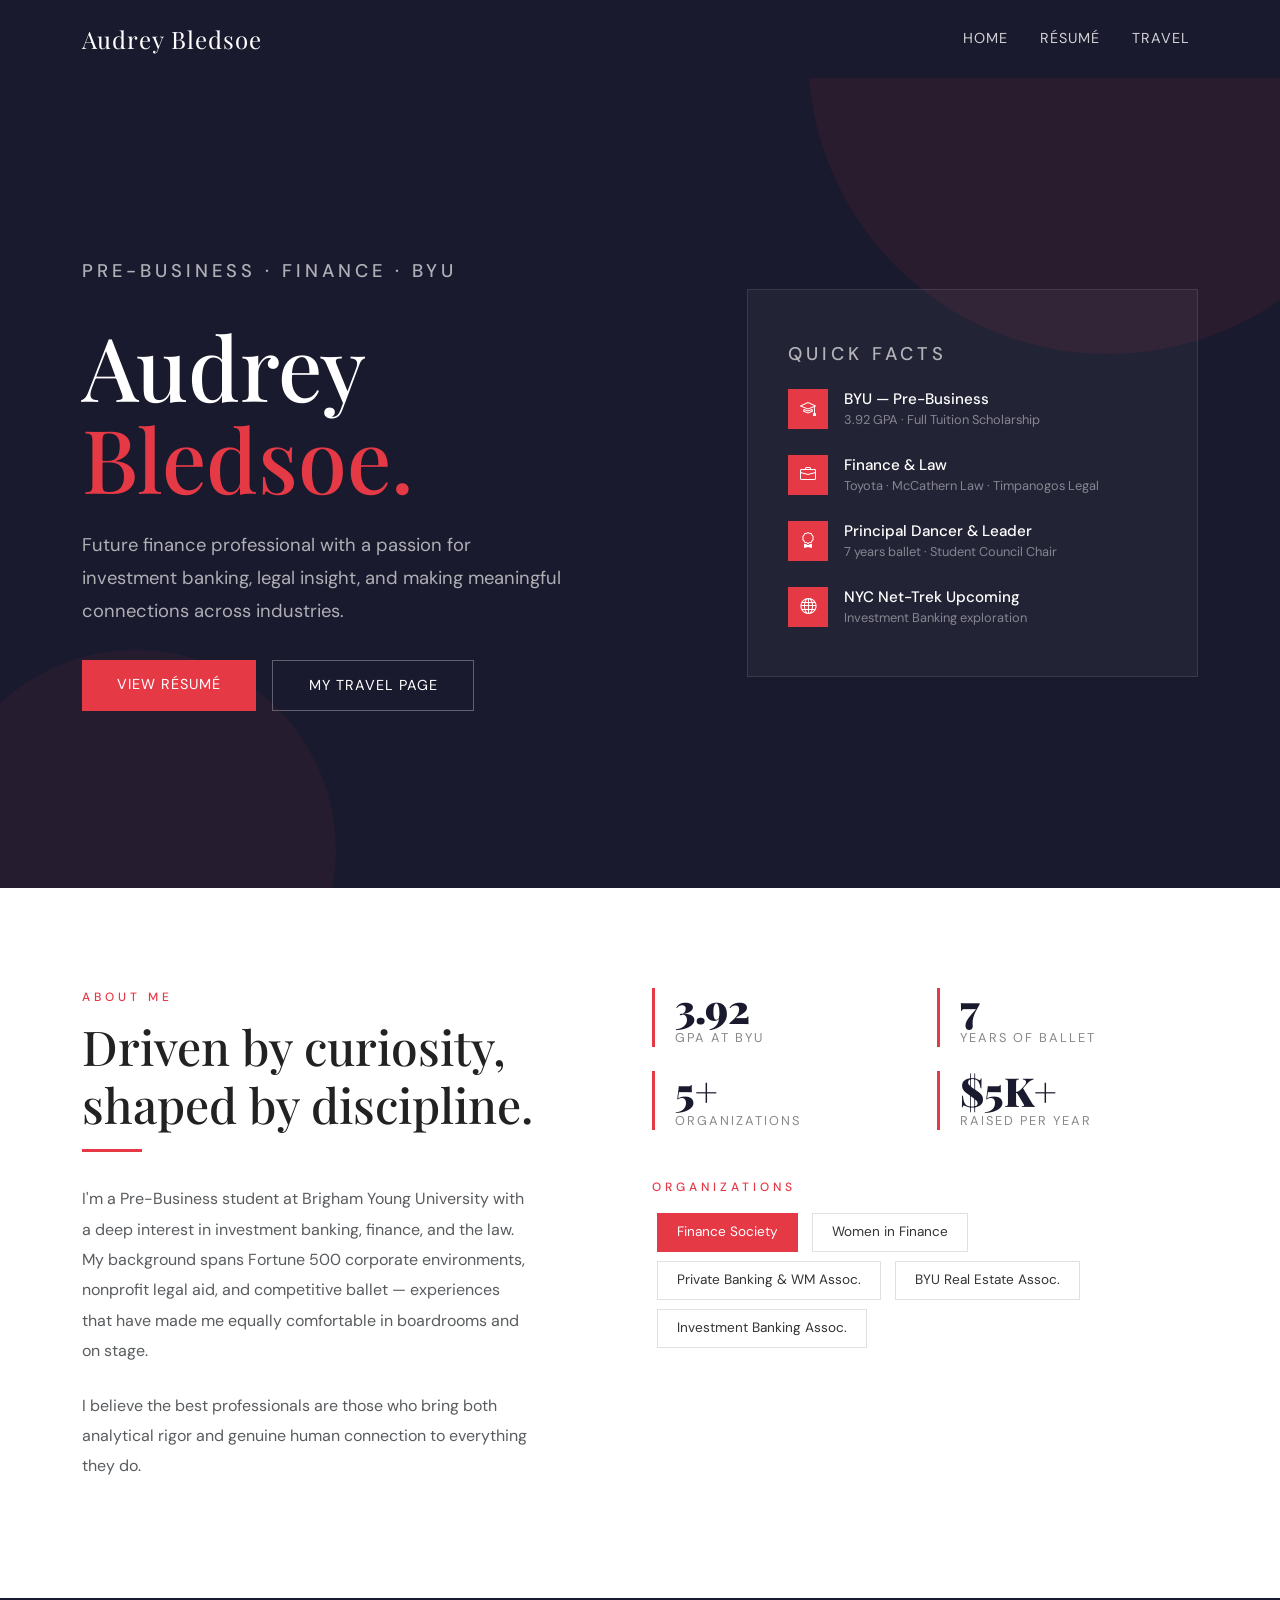
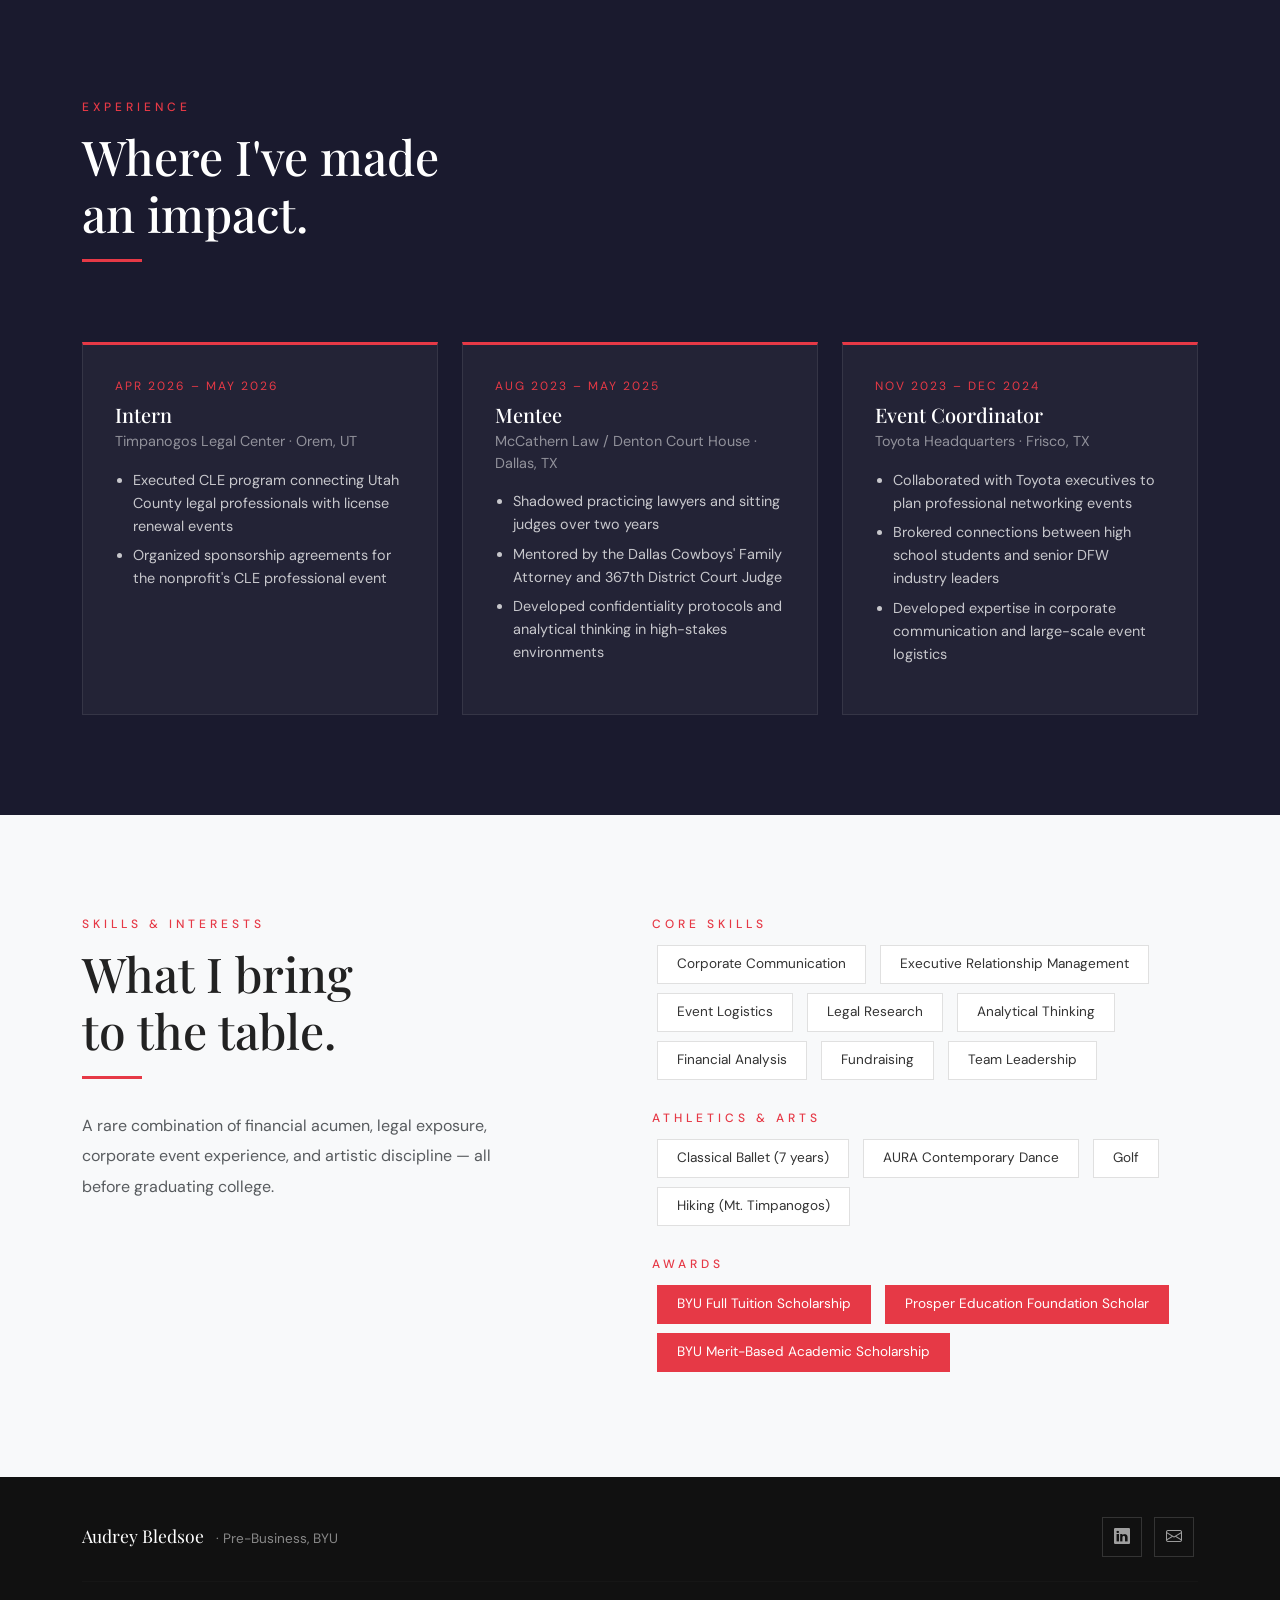
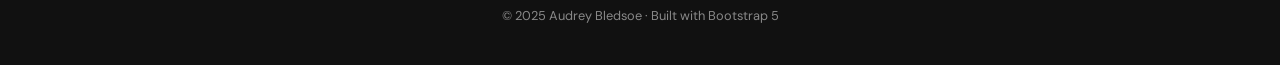
<file: index.html>
<!DOCTYPE html>
<html lang="en">
<head>
  <meta charset="UTF-8">
  <meta name="viewport" content="width=device-width, initial-scale=1.0">
  <title>Audrey Bledsoe</title>
  <link href="https://cdn.jsdelivr.net/npm/bootstrap@5.3.2/dist/css/bootstrap.min.css" rel="stylesheet">
  <link href="https://fonts.googleapis.com/css2?family=Playfair+Display:wght@700;900&family=DM+Sans:wght@300;400;500&display=swap" rel="stylesheet">
  <link href="https://cdn.jsdelivr.net/npm/bootstrap-icons@1.11.3/font/bootstrap-icons.min.css" rel="stylesheet">
  <style>
    :root {
      --accent: #E63946;
      --accent-dark: #c1121f;
      --dark: #1a1a2e;
      --mid: #16213e;
      --light-bg: #f8f9fa;
    }
    body { font-family: 'DM Sans', sans-serif; color: #222; }
    h1, h2, h3, .display-font { font-family: 'Playfair Display', serif; }

    /* NAVBAR */
    .navbar { background: var(--dark) !important; padding: 1rem 0; }
    .navbar-brand { font-family: 'Playfair Display', serif; font-size: 1.5rem; color: #fff !important; letter-spacing: 1px; }
    .nav-link { color: rgba(255,255,255,0.8) !important; font-size: 0.9rem; letter-spacing: 1px; text-transform: uppercase; transition: color 0.2s; }
    .nav-link:hover { color: var(--accent) !important; }

    /* HERO */
    .hero {
      background: var(--dark);
      min-height: 90vh;
      display: flex;
      align-items: center;
      position: relative;
      overflow: hidden;
    }
    .hero::before {
      content: '';
      position: absolute;
      top: -40%;
      right: -10%;
      width: 600px;
      height: 600px;
      background: var(--accent);
      border-radius: 50%;
      opacity: 0.08;
    }
    .hero::after {
      content: '';
      position: absolute;
      bottom: -20%;
      left: -5%;
      width: 400px;
      height: 400px;
      background: var(--accent);
      border-radius: 50%;
      opacity: 0.05;
    }
    .hero-label {
      font-size: 0.8rem;
      letter-spacing: 4px;
      text-transform: uppercase;
      color: var(--accent);
      margin-bottom: 1rem;
      font-weight: 500;
    }
    .hero h1 {
      font-size: clamp(3rem, 7vw, 5.5rem);
      color: #fff;
      line-height: 1.05;
      margin-bottom: 1.5rem;
    }
    .hero h1 span { color: var(--accent); }
    .hero p {
      color: rgba(255,255,255,0.65);
      font-size: 1.15rem;
      max-width: 480px;
      line-height: 1.8;
      margin-bottom: 2rem;
    }
    .btn-accent {
      background: var(--accent);
      color: #fff;
      border: none;
      padding: 0.85rem 2.2rem;
      font-size: 0.9rem;
      letter-spacing: 1px;
      text-transform: uppercase;
      border-radius: 0;
      transition: background 0.2s, transform 0.15s;
      text-decoration: none;
      display: inline-block;
    }
    .btn-accent:hover { background: var(--accent-dark); color: #fff; transform: translateY(-2px); }
    .btn-outline-light-custom {
      border: 1px solid rgba(255,255,255,0.3);
      color: #fff;
      padding: 0.85rem 2.2rem;
      font-size: 0.9rem;
      letter-spacing: 1px;
      text-transform: uppercase;
      border-radius: 0;
      transition: all 0.2s;
      text-decoration: none;
      display: inline-block;
    }
    .btn-outline-light-custom:hover { border-color: #fff; color: #fff; background: rgba(255,255,255,0.08); }
    .hero-img-wrap {
      position: relative;
      z-index: 1;
    }
    .hero-badge {
      position: absolute;
      bottom: -20px;
      left: -20px;
      background: var(--accent);
      color: #fff;
      padding: 1.2rem 1.5rem;
      font-family: 'Playfair Display', serif;
    }
    .hero-badge .num { font-size: 2rem; font-weight: 900; display: block; line-height: 1; }
    .hero-badge .lbl { font-size: 0.75rem; letter-spacing: 2px; text-transform: uppercase; opacity: 0.9; }

    /* SECTION STYLES */
    .section-label {
      font-size: 0.75rem;
      letter-spacing: 4px;
      text-transform: uppercase;
      color: var(--accent);
      font-weight: 500;
      margin-bottom: 0.75rem;
    }
    .section-title {
      font-size: clamp(2rem, 4vw, 3rem);
      margin-bottom: 1rem;
    }
    .divider-accent {
      width: 60px;
      height: 3px;
      background: var(--accent);
      margin-bottom: 2rem;
    }

    /* ABOUT */
    .about-section { padding: 100px 0; background: #fff; }
    .about-stat { border-left: 3px solid var(--accent); padding-left: 1.25rem; }
    .about-stat .num { font-size: 2.5rem; font-weight: 900; font-family: 'Playfair Display', serif; color: var(--dark); line-height: 1; }
    .about-stat .lbl { font-size: 0.8rem; color: #888; letter-spacing: 2px; text-transform: uppercase; }

    /* EXPERIENCE */
    .exp-section { padding: 100px 0; background: var(--dark); color: #fff; }
    .exp-card {
      background: rgba(255,255,255,0.04);
      border: 1px solid rgba(255,255,255,0.08);
      border-top: 3px solid var(--accent);
      padding: 2rem;
      height: 100%;
      transition: background 0.2s;
    }
    .exp-card:hover { background: rgba(255,255,255,0.07); }
    .exp-date { font-size: 0.75rem; letter-spacing: 2px; text-transform: uppercase; color: var(--accent); margin-bottom: 0.5rem; }
    .exp-title { font-family: 'Playfair Display', serif; font-size: 1.25rem; margin-bottom: 0.25rem; }
    .exp-org { font-size: 0.9rem; color: rgba(255,255,255,0.5); margin-bottom: 1rem; }
    .exp-card ul { padding-left: 1.1rem; }
    .exp-card li { font-size: 0.9rem; color: rgba(255,255,255,0.75); margin-bottom: 0.4rem; line-height: 1.6; }

    /* SKILLS */
    .skills-section { padding: 100px 0; background: var(--light-bg); }
    .skill-pill {
      display: inline-block;
      background: #fff;
      border: 1px solid #e0e0e0;
      border-radius: 0;
      padding: 0.5rem 1.2rem;
      font-size: 0.85rem;
      margin: 0.3rem;
      transition: all 0.2s;
      color: #333;
    }
    .skill-pill:hover { background: var(--accent); color: #fff; border-color: var(--accent); }
    .skill-pill.active { background: var(--accent); color: #fff; border-color: var(--accent); }

    /* FOOTER */
    footer {
      background: #111;
      color: rgba(255,255,255,0.5);
      padding: 2.5rem 0;
      font-size: 0.85rem;
    }
    footer a { color: var(--accent); text-decoration: none; }
    .social-icon {
      display: inline-flex;
      align-items: center;
      justify-content: center;
      width: 40px;
      height: 40px;
      border: 1px solid rgba(255,255,255,0.15);
      color: rgba(255,255,255,0.6);
      font-size: 1rem;
      transition: all 0.2s;
      text-decoration: none;
      margin: 0 0.25rem;
    }
    .social-icon:hover { border-color: var(--accent); color: var(--accent); }
  </style>
</head>
<body>

<!-- NAVBAR -->
<nav class="navbar navbar-expand-lg sticky-top">
  <div class="container">
    <a class="navbar-brand" href="index.html">Audrey Bledsoe</a>
    <button class="navbar-toggler" type="button" data-bs-toggle="collapse" data-bs-target="#navMenu">
      <span class="navbar-toggler-icon" style="filter: invert(1);"></span>
    </button>
    <div class="collapse navbar-collapse" id="navMenu">
      <ul class="navbar-nav ms-auto gap-3">
        <li class="nav-item"><a class="nav-link" href="index.html">Home</a></li>
        <li class="nav-item"><a class="nav-link" href="resume.html">Résumé</a></li>
        <li class="nav-item"><a class="nav-link" href="travel.html">Travel</a></li>
      </ul>
    </div>
  </div>
</nav>

<!-- HERO -->
<section class="hero">
  <div class="container position-relative" style="z-index:1;">
    <div class="row align-items-center">
      <div class="col-lg-6">
        <p class="hero-label">Pre-Business · Finance · BYU</p>
        <h1>Audrey<br><span>Bledsoe.</span></h1>
        <p>Future finance professional with a passion for investment banking, legal insight, and making meaningful connections across industries.</p>
        <div class="d-flex gap-3 flex-wrap">
          <a href="resume.html" class="btn-accent">View Résumé</a>
          <a href="travel.html" class="btn-outline-light-custom">My Travel Page</a>
        </div>
      </div>
      <div class="col-lg-5 offset-lg-1 mt-5 mt-lg-0 hero-img-wrap">
        <div style="background: rgba(255,255,255,0.04); border: 1px solid rgba(255,255,255,0.1); padding: 3rem 2.5rem; position: relative;">
          <p class="section-label mb-3">Quick Facts</p>
          <div class="d-flex flex-column gap-4">
            <div class="d-flex align-items-center gap-3">
              <div style="width:40px;height:40px;background:var(--accent);display:flex;align-items:center;justify-content:center;flex-shrink:0;">
                <i class="bi bi-mortarboard text-white"></i>
              </div>
              <div>
                <div style="color:#fff;font-size:0.95rem;font-weight:500;">BYU — Pre-Business</div>
                <div style="color:rgba(255,255,255,0.45);font-size:0.8rem;">3.92 GPA · Full Tuition Scholarship</div>
              </div>
            </div>
            <div class="d-flex align-items-center gap-3">
              <div style="width:40px;height:40px;background:var(--accent);display:flex;align-items:center;justify-content:center;flex-shrink:0;">
                <i class="bi bi-briefcase text-white"></i>
              </div>
              <div>
                <div style="color:#fff;font-size:0.95rem;font-weight:500;">Finance &amp; Law</div>
                <div style="color:rgba(255,255,255,0.45);font-size:0.8rem;">Toyota · McCathern Law · Timpanogos Legal</div>
              </div>
            </div>
            <div class="d-flex align-items-center gap-3">
              <div style="width:40px;height:40px;background:var(--accent);display:flex;align-items:center;justify-content:center;flex-shrink:0;">
                <i class="bi bi-award text-white"></i>
              </div>
              <div>
                <div style="color:#fff;font-size:0.95rem;font-weight:500;">Principal Dancer &amp; Leader</div>
                <div style="color:rgba(255,255,255,0.45);font-size:0.8rem;">7 years ballet · Student Council Chair</div>
              </div>
            </div>
            <div class="d-flex align-items-center gap-3">
              <div style="width:40px;height:40px;background:var(--accent);display:flex;align-items:center;justify-content:center;flex-shrink:0;">
                <i class="bi bi-globe text-white"></i>
              </div>
              <div>
                <div style="color:#fff;font-size:0.95rem;font-weight:500;">NYC Net-Trek Upcoming</div>
                <div style="color:rgba(255,255,255,0.45);font-size:0.8rem;">Investment Banking exploration</div>
              </div>
            </div>
          </div>
        </div>
      </div>
    </div>
  </div>
</section>

<!-- ABOUT -->
<section class="about-section">
  <div class="container">
    <div class="row">
      <div class="col-lg-5 mb-5 mb-lg-0">
        <p class="section-label">About Me</p>
        <h2 class="section-title">Driven by curiosity,<br>shaped by discipline.</h2>
        <div class="divider-accent"></div>
        <p class="text-muted mb-4" style="line-height:1.9;">I'm a Pre-Business student at Brigham Young University with a deep interest in investment banking, finance, and the law. My background spans Fortune 500 corporate environments, nonprofit legal aid, and competitive ballet — experiences that have made me equally comfortable in boardrooms and on stage.</p>
        <p class="text-muted" style="line-height:1.9;">I believe the best professionals are those who bring both analytical rigor and genuine human connection to everything they do.</p>
      </div>
      <div class="col-lg-6 offset-lg-1">
        <div class="row g-4">
          <div class="col-6">
            <div class="about-stat">
              <div class="num">3.92</div>
              <div class="lbl">GPA at BYU</div>
            </div>
          </div>
          <div class="col-6">
            <div class="about-stat">
              <div class="num">7</div>
              <div class="lbl">Years of Ballet</div>
            </div>
          </div>
          <div class="col-6">
            <div class="about-stat">
              <div class="num">5+</div>
              <div class="lbl">Organizations</div>
            </div>
          </div>
          <div class="col-6">
            <div class="about-stat">
              <div class="num">$5K+</div>
              <div class="lbl">Raised per year</div>
            </div>
          </div>
        </div>
        <div class="mt-5">
          <p class="section-label">Organizations</p>
          <div>
            <span class="skill-pill active">Finance Society</span>
            <span class="skill-pill">Women in Finance</span>
            <span class="skill-pill">Private Banking &amp; WM Assoc.</span>
            <span class="skill-pill">BYU Real Estate Assoc.</span>
            <span class="skill-pill">Investment Banking Assoc.</span>
          </div>
        </div>
      </div>
    </div>
  </div>
</section>

<!-- EXPERIENCE -->
<section class="exp-section">
  <div class="container">
    <div class="row mb-5">
      <div class="col-lg-6">
        <p class="section-label">Experience</p>
        <h2 class="section-title" style="color:#fff;">Where I've made<br>an impact.</h2>
        <div class="divider-accent"></div>
      </div>
    </div>
    <div class="row g-4">
      <div class="col-lg-4">
        <div class="exp-card">
          <p class="exp-date">Apr 2026 – May 2026</p>
          <h3 class="exp-title">Intern</h3>
          <p class="exp-org">Timpanogos Legal Center · Orem, UT</p>
          <ul>
            <li>Executed CLE program connecting Utah County legal professionals with license renewal events</li>
            <li>Organized sponsorship agreements for the nonprofit's CLE professional event</li>
          </ul>
        </div>
      </div>
      <div class="col-lg-4">
        <div class="exp-card">
          <p class="exp-date">Aug 2023 – May 2025</p>
          <h3 class="exp-title">Mentee</h3>
          <p class="exp-org">McCathern Law / Denton Court House · Dallas, TX</p>
          <ul>
            <li>Shadowed practicing lawyers and sitting judges over two years</li>
            <li>Mentored by the Dallas Cowboys' Family Attorney and 367th District Court Judge</li>
            <li>Developed confidentiality protocols and analytical thinking in high-stakes environments</li>
          </ul>
        </div>
      </div>
      <div class="col-lg-4">
        <div class="exp-card">
          <p class="exp-date">Nov 2023 – Dec 2024</p>
          <h3 class="exp-title">Event Coordinator</h3>
          <p class="exp-org">Toyota Headquarters · Frisco, TX</p>
          <ul>
            <li>Collaborated with Toyota executives to plan professional networking events</li>
            <li>Brokered connections between high school students and senior DFW industry leaders</li>
            <li>Developed expertise in corporate communication and large-scale event logistics</li>
          </ul>
        </div>
      </div>
    </div>
  </div>
</section>

<!-- SKILLS & INTERESTS -->
<section class="skills-section">
  <div class="container">
    <div class="row">
      <div class="col-lg-5 mb-5 mb-lg-0">
        <p class="section-label">Skills &amp; Interests</p>
        <h2 class="section-title">What I bring<br>to the table.</h2>
        <div class="divider-accent"></div>
        <p class="text-muted" style="line-height:1.9;">A rare combination of financial acumen, legal exposure, corporate event experience, and artistic discipline — all before graduating college.</p>
      </div>
      <div class="col-lg-6 offset-lg-1">
        <div class="mb-4">
          <p class="section-label mb-2">Core Skills</p>
          <div>
            <span class="skill-pill">Corporate Communication</span>
            <span class="skill-pill">Executive Relationship Management</span>
            <span class="skill-pill">Event Logistics</span>
            <span class="skill-pill">Legal Research</span>
            <span class="skill-pill">Analytical Thinking</span>
            <span class="skill-pill">Financial Analysis</span>
            <span class="skill-pill">Fundraising</span>
            <span class="skill-pill">Team Leadership</span>
          </div>
        </div>
        <div class="mb-4">
          <p class="section-label mb-2">Athletics &amp; Arts</p>
          <div>
            <span class="skill-pill">Classical Ballet (7 years)</span>
            <span class="skill-pill">AURA Contemporary Dance</span>
            <span class="skill-pill">Golf</span>
            <span class="skill-pill">Hiking (Mt. Timpanogos)</span>
          </div>
        </div>
        <div>
          <p class="section-label mb-2">Awards</p>
          <div>
            <span class="skill-pill active">BYU Full Tuition Scholarship</span>
            <span class="skill-pill active">Prosper Education Foundation Scholar</span>
            <span class="skill-pill active">BYU Merit-Based Academic Scholarship</span>
          </div>
        </div>
      </div>
    </div>
  </div>
</section>

<!-- FOOTER -->
<footer>
  <div class="container">
    <div class="row align-items-center">
      <div class="col-md-6 mb-3 mb-md-0">
        <span style="font-family:'Playfair Display',serif;color:#fff;font-size:1.1rem;">Audrey Bledsoe</span>
        <span class="ms-2">· Pre-Business, BYU</span>
      </div>
      <div class="col-md-6 text-md-end">
        <a href="https://www.linkedin.com/in/audrey-bledsoe-524958290/" target="_blank" class="social-icon" aria-label="LinkedIn"><i class="bi bi-linkedin"></i></a>
        <a href="mailto:abledso0@byu.edu" class="social-icon" aria-label="Email"><i class="bi bi-envelope"></i></a>
      </div>
    </div>
    <hr style="border-color:rgba(255,255,255,0.08);margin:1.5rem 0;">
    <p class="text-center mb-0" style="font-size:0.8rem;">© 2025 Audrey Bledsoe · Built with Bootstrap 5</p>
  </div>
</footer>

<script src="https://cdn.jsdelivr.net/npm/bootstrap@5.3.2/dist/js/bootstrap.bundle.min.js"></script>
</body>
</html>
</file>
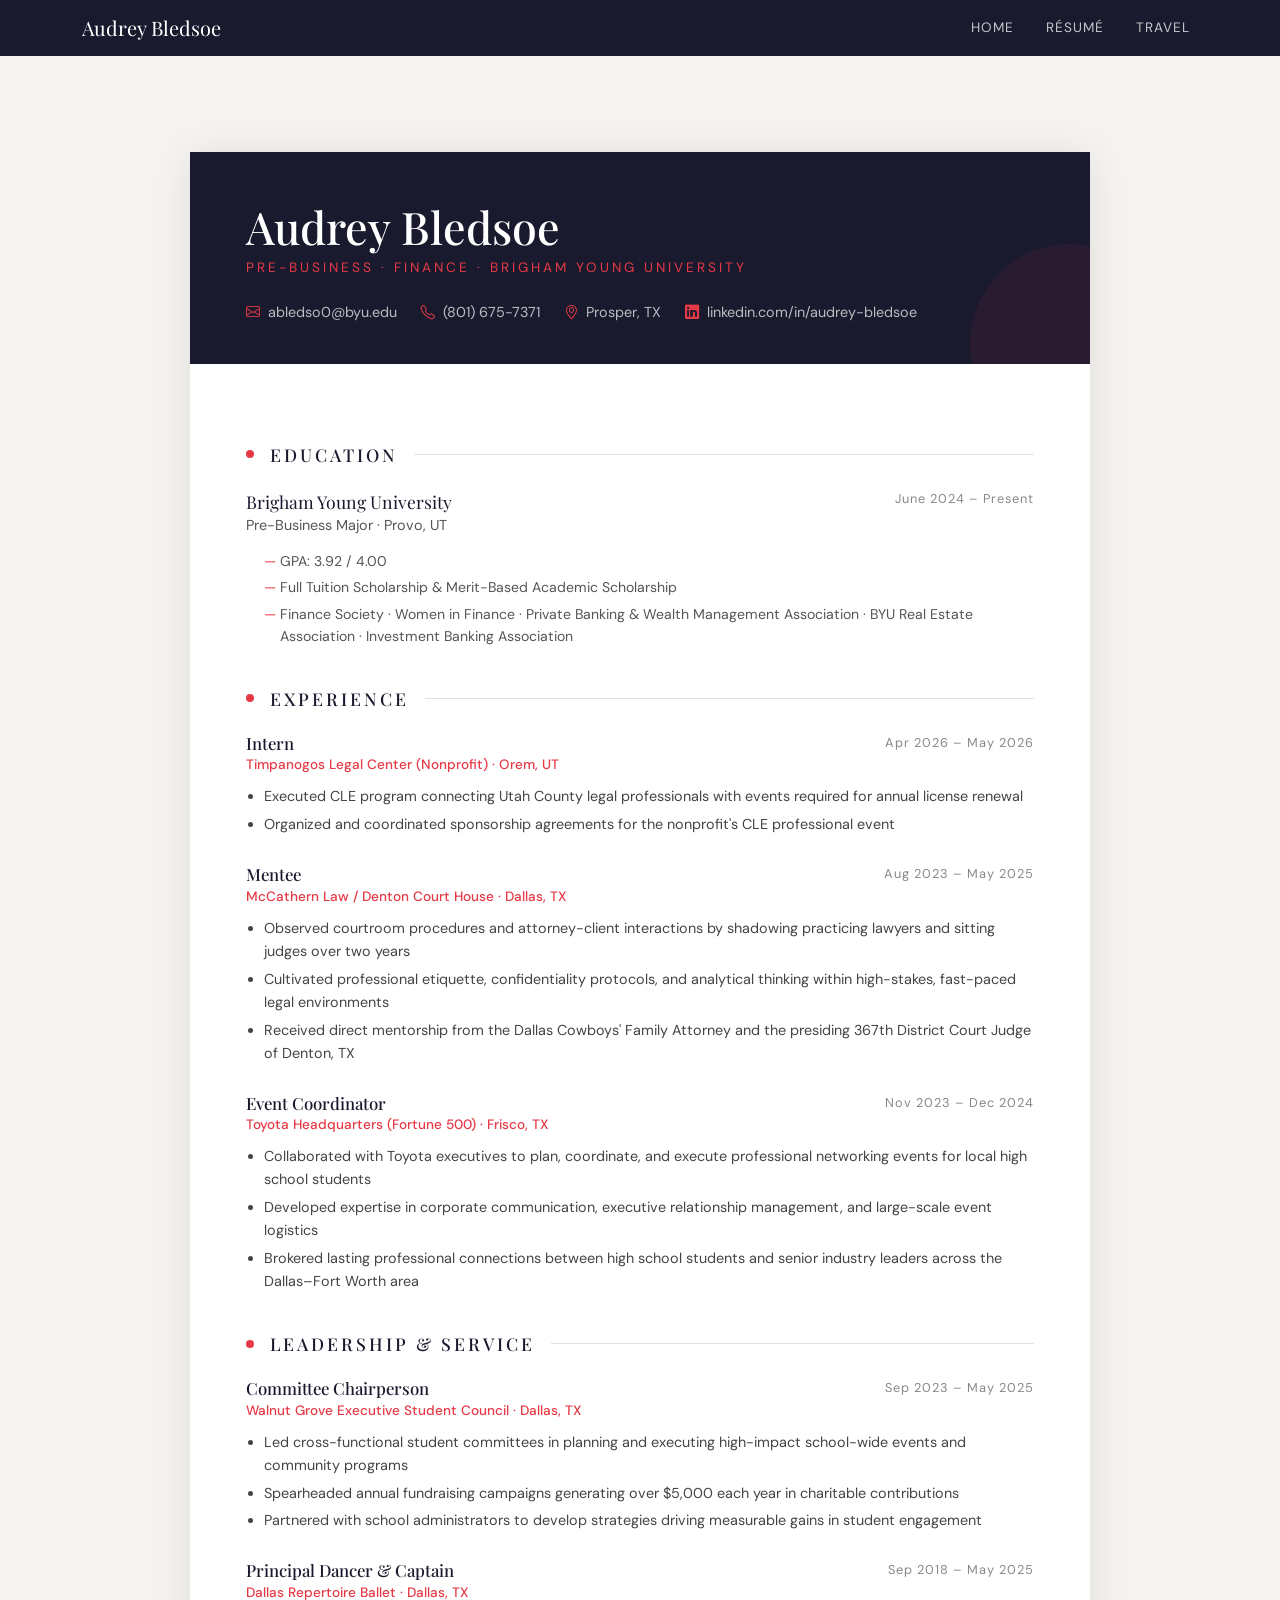
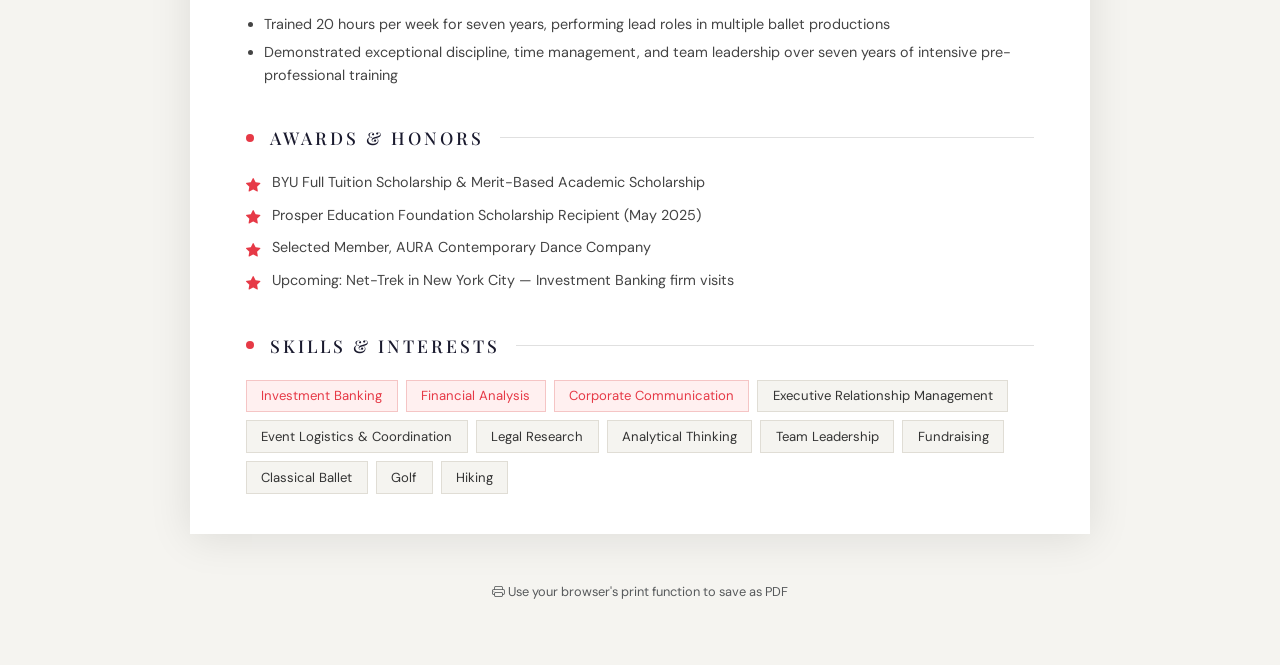
<file: resume.html>
<!DOCTYPE html>
<html lang="en">
<head>
  <meta charset="UTF-8">
  <meta name="viewport" content="width=device-width, initial-scale=1.0">
  <title>Résumé — Audrey Bledsoe</title>
  <link href="https://cdn.jsdelivr.net/npm/bootstrap@5.3.2/dist/css/bootstrap.min.css" rel="stylesheet">
  <link href="https://fonts.googleapis.com/css2?family=Playfair+Display:wght@700;900&family=DM+Sans:wght@300;400;500&display=swap" rel="stylesheet">
  <link href="https://cdn.jsdelivr.net/npm/bootstrap-icons@1.11.3/font/bootstrap-icons.min.css" rel="stylesheet">
  <style>
    :root {
      --accent: #E63946;
      --dark: #1a1a2e;
    }
    body { font-family: 'DM Sans', sans-serif; background: #f5f4f0; color: #222; }
    h1,h2,h3,h4 { font-family: 'Playfair Display', serif; }
    .navbar { background: var(--dark) !important; }
    .navbar-brand { font-family: 'Playfair Display', serif; color: #fff !important; }
    .nav-link { color: rgba(255,255,255,0.75) !important; font-size:0.85rem; letter-spacing:1px; text-transform:uppercase; }
    .nav-link:hover { color: var(--accent) !important; }

    .resume-wrap {
      max-width: 900px;
      margin: 3rem auto;
      background: #fff;
      box-shadow: 0 4px 40px rgba(0,0,0,0.1);
    }
    .resume-header {
      background: var(--dark);
      color: #fff;
      padding: 3rem 3.5rem 2.5rem;
      position: relative;
      overflow: hidden;
    }
    .resume-header::after {
      content: '';
      position: absolute;
      bottom: 0; right: 0;
      width: 200px; height: 200px;
      background: var(--accent);
      opacity: 0.07;
      border-radius: 50%;
      transform: translate(40%, 40%);
    }
    .resume-header h1 {
      font-size: 2.8rem;
      margin-bottom: 0.25rem;
      color: #fff;
    }
    .resume-header .tagline {
      color: var(--accent);
      font-size: 0.85rem;
      letter-spacing: 3px;
      text-transform: uppercase;
      margin-bottom: 1.5rem;
    }
    .contact-row { display: flex; flex-wrap: wrap; gap: 1.5rem; }
    .contact-item { display: flex; align-items: center; gap: 0.5rem; font-size: 0.9rem; color: rgba(255,255,255,0.7); }
    .contact-item i { color: var(--accent); }

    .resume-body { padding: 2.5rem 3.5rem; }
    .section-head {
      display: flex;
      align-items: center;
      gap: 1rem;
      margin-bottom: 1.5rem;
      margin-top: 2.5rem;
    }
    .section-head h2 {
      font-size: 1.1rem;
      text-transform: uppercase;
      letter-spacing: 3px;
      color: var(--dark);
      margin: 0;
      white-space: nowrap;
    }
    .section-head::after {
      content: '';
      flex: 1;
      height: 1px;
      background: #e0e0e0;
    }
    .section-head .dot {
      width: 8px; height: 8px;
      background: var(--accent);
      border-radius: 50%;
      flex-shrink: 0;
    }

    .entry { margin-bottom: 1.75rem; }
    .entry-head { display: flex; justify-content: space-between; align-items: flex-start; flex-wrap: wrap; gap: 0.25rem; margin-bottom: 0.15rem; }
    .entry-title { font-family: 'Playfair Display', serif; font-size: 1.05rem; color: var(--dark); margin: 0; }
    .entry-date { font-size: 0.8rem; color: #888; letter-spacing: 1px; white-space: nowrap; }
    .entry-org { font-size: 0.85rem; color: var(--accent); font-weight: 500; margin-bottom: 0.6rem; }
    .entry ul { padding-left: 1.1rem; margin: 0; }
    .entry li { font-size: 0.9rem; color: #444; margin-bottom: 0.3rem; line-height: 1.6; }

    .skills-grid { display: flex; flex-wrap: wrap; gap: 0.5rem; }
    .skill-tag {
      background: #f5f4f0;
      border: 1px solid #e0ddd5;
      padding: 0.35rem 0.9rem;
      font-size: 0.82rem;
      color: #333;
    }
    .skill-tag.red { background: #fff0f0; border-color: #f5c5c5; color: var(--accent); }

    .edu-row { display: flex; justify-content: space-between; flex-wrap: wrap; gap: 0.5rem; align-items: flex-start; }
    .edu-school { font-family: 'Playfair Display', serif; font-size: 1.1rem; color: var(--dark); }
    .edu-degree { font-size: 0.9rem; color: #555; margin-bottom: 0.3rem; }
    .edu-bullets { list-style: none; padding: 0; margin: 0; }
    .edu-bullets li { font-size: 0.88rem; color: #555; padding-left: 1rem; position: relative; margin-bottom: 0.25rem; }
    .edu-bullets li::before { content: '—'; position: absolute; left: 0; color: var(--accent); }

    .awards-list { list-style: none; padding: 0; margin: 0; }
    .awards-list li { display: flex; align-items: flex-start; gap: 0.75rem; font-size: 0.9rem; color: #444; margin-bottom: 0.5rem; }
    .awards-list li i { color: var(--accent); margin-top: 3px; flex-shrink: 0; }

    @media print {
      .navbar, .resume-print-note { display: none !important; }
      .resume-wrap { box-shadow: none; margin: 0; }
      body { background: #fff; }
    }

    @media (max-width: 600px) {
      .resume-header { padding: 2rem 1.5rem; }
      .resume-body { padding: 1.5rem; }
    }
  </style>
</head>
<body>

<nav class="navbar navbar-expand-lg">
  <div class="container">
    <a class="navbar-brand" href="index.html">Audrey Bledsoe</a>
    <button class="navbar-toggler" type="button" data-bs-toggle="collapse" data-bs-target="#navMenu">
      <span class="navbar-toggler-icon" style="filter:invert(1);"></span>
    </button>
    <div class="collapse navbar-collapse" id="navMenu">
      <ul class="navbar-nav ms-auto gap-3">
        <li class="nav-item"><a class="nav-link" href="index.html">Home</a></li>
        <li class="nav-item"><a class="nav-link active" href="resume.html">Résumé</a></li>
        <li class="nav-item"><a class="nav-link" href="travel.html">Travel</a></li>
      </ul>
    </div>
  </div>
</nav>

<div class="container py-5">
  <div class="resume-wrap">

    <!-- HEADER -->
    <div class="resume-header">
      <h1>Audrey Bledsoe</h1>
      <p class="tagline">Pre-Business · Finance · Brigham Young University</p>
      <div class="contact-row">
        <div class="contact-item"><i class="bi bi-envelope"></i> abledso0@byu.edu</div>
        <div class="contact-item"><i class="bi bi-telephone"></i> (801) 675-7371</div>
        <div class="contact-item"><i class="bi bi-geo-alt"></i> Prosper, TX</div>
        <div class="contact-item"><i class="bi bi-linkedin"></i> linkedin.com/in/audrey-bledsoe</div>
      </div>
    </div>

    <div class="resume-body">

      <!-- EDUCATION -->
      <div class="section-head"><div class="dot"></div><h2>Education</h2></div>
      <div class="entry">
        <div class="edu-row">
          <div>
            <div class="edu-school">Brigham Young University</div>
            <div class="edu-degree">Pre-Business Major · Provo, UT</div>
          </div>
          <div class="entry-date">June 2024 – Present</div>
        </div>
        <ul class="edu-bullets mt-2">
          <li>GPA: 3.92 / 4.00</li>
          <li>Full Tuition Scholarship &amp; Merit-Based Academic Scholarship</li>
          <li>Finance Society · Women in Finance · Private Banking &amp; Wealth Management Association · BYU Real Estate Association · Investment Banking Association</li>
        </ul>
      </div>

      <!-- EXPERIENCE -->
      <div class="section-head"><div class="dot"></div><h2>Experience</h2></div>

      <div class="entry">
        <div class="entry-head">
          <h3 class="entry-title">Intern</h3>
          <span class="entry-date">Apr 2026 – May 2026</span>
        </div>
        <div class="entry-org">Timpanogos Legal Center (Nonprofit) · Orem, UT</div>
        <ul>
          <li>Executed CLE program connecting Utah County legal professionals with events required for annual license renewal</li>
          <li>Organized and coordinated sponsorship agreements for the nonprofit's CLE professional event</li>
        </ul>
      </div>

      <div class="entry">
        <div class="entry-head">
          <h3 class="entry-title">Mentee</h3>
          <span class="entry-date">Aug 2023 – May 2025</span>
        </div>
        <div class="entry-org">McCathern Law / Denton Court House · Dallas, TX</div>
        <ul>
          <li>Observed courtroom procedures and attorney-client interactions by shadowing practicing lawyers and sitting judges over two years</li>
          <li>Cultivated professional etiquette, confidentiality protocols, and analytical thinking within high-stakes, fast-paced legal environments</li>
          <li>Received direct mentorship from the Dallas Cowboys' Family Attorney and the presiding 367th District Court Judge of Denton, TX</li>
        </ul>
      </div>

      <div class="entry">
        <div class="entry-head">
          <h3 class="entry-title">Event Coordinator</h3>
          <span class="entry-date">Nov 2023 – Dec 2024</span>
        </div>
        <div class="entry-org">Toyota Headquarters (Fortune 500) · Frisco, TX</div>
        <ul>
          <li>Collaborated with Toyota executives to plan, coordinate, and execute professional networking events for local high school students</li>
          <li>Developed expertise in corporate communication, executive relationship management, and large-scale event logistics</li>
          <li>Brokered lasting professional connections between high school students and senior industry leaders across the Dallas–Fort Worth area</li>
        </ul>
      </div>

      <!-- LEADERSHIP -->
      <div class="section-head"><div class="dot"></div><h2>Leadership &amp; Service</h2></div>

      <div class="entry">
        <div class="entry-head">
          <h3 class="entry-title">Committee Chairperson</h3>
          <span class="entry-date">Sep 2023 – May 2025</span>
        </div>
        <div class="entry-org">Walnut Grove Executive Student Council · Dallas, TX</div>
        <ul>
          <li>Led cross-functional student committees in planning and executing high-impact school-wide events and community programs</li>
          <li>Spearheaded annual fundraising campaigns generating over $5,000 each year in charitable contributions</li>
          <li>Partnered with school administrators to develop strategies driving measurable gains in student engagement</li>
        </ul>
      </div>

      <div class="entry">
        <div class="entry-head">
          <h3 class="entry-title">Principal Dancer &amp; Captain</h3>
          <span class="entry-date">Sep 2018 – May 2025</span>
        </div>
        <div class="entry-org">Dallas Repertoire Ballet · Dallas, TX</div>
        <ul>
          <li>Trained 20 hours per week for seven years, performing lead roles in multiple ballet productions</li>
          <li>Demonstrated exceptional discipline, time management, and team leadership over seven years of intensive pre-professional training</li>
        </ul>
      </div>

      <!-- AWARDS & SKILLS -->
      <div class="section-head"><div class="dot"></div><h2>Awards &amp; Honors</h2></div>
      <ul class="awards-list">
        <li><i class="bi bi-star-fill"></i> BYU Full Tuition Scholarship &amp; Merit-Based Academic Scholarship</li>
        <li><i class="bi bi-star-fill"></i> Prosper Education Foundation Scholarship Recipient (May 2025)</li>
        <li><i class="bi bi-star-fill"></i> Selected Member, AURA Contemporary Dance Company</li>
        <li><i class="bi bi-star-fill"></i> Upcoming: Net-Trek in New York City — Investment Banking firm visits</li>
      </ul>

      <div class="section-head"><div class="dot"></div><h2>Skills &amp; Interests</h2></div>
      <div class="skills-grid">
        <span class="skill-tag red">Investment Banking</span>
        <span class="skill-tag red">Financial Analysis</span>
        <span class="skill-tag red">Corporate Communication</span>
        <span class="skill-tag">Executive Relationship Management</span>
        <span class="skill-tag">Event Logistics &amp; Coordination</span>
        <span class="skill-tag">Legal Research</span>
        <span class="skill-tag">Analytical Thinking</span>
        <span class="skill-tag">Team Leadership</span>
        <span class="skill-tag">Fundraising</span>
        <span class="skill-tag">Classical Ballet</span>
        <span class="skill-tag">Golf</span>
        <span class="skill-tag">Hiking</span>
      </div>

    </div>
  </div>
  <p class="text-center text-muted mt-3" style="font-size:0.8rem;">
    <i class="bi bi-printer"></i> Use your browser's print function to save as PDF
  </p>
</div>

<script src="https://cdn.jsdelivr.net/npm/bootstrap@5.3.2/dist/js/bootstrap.bundle.min.js"></script>
</body>
</html>
</file>
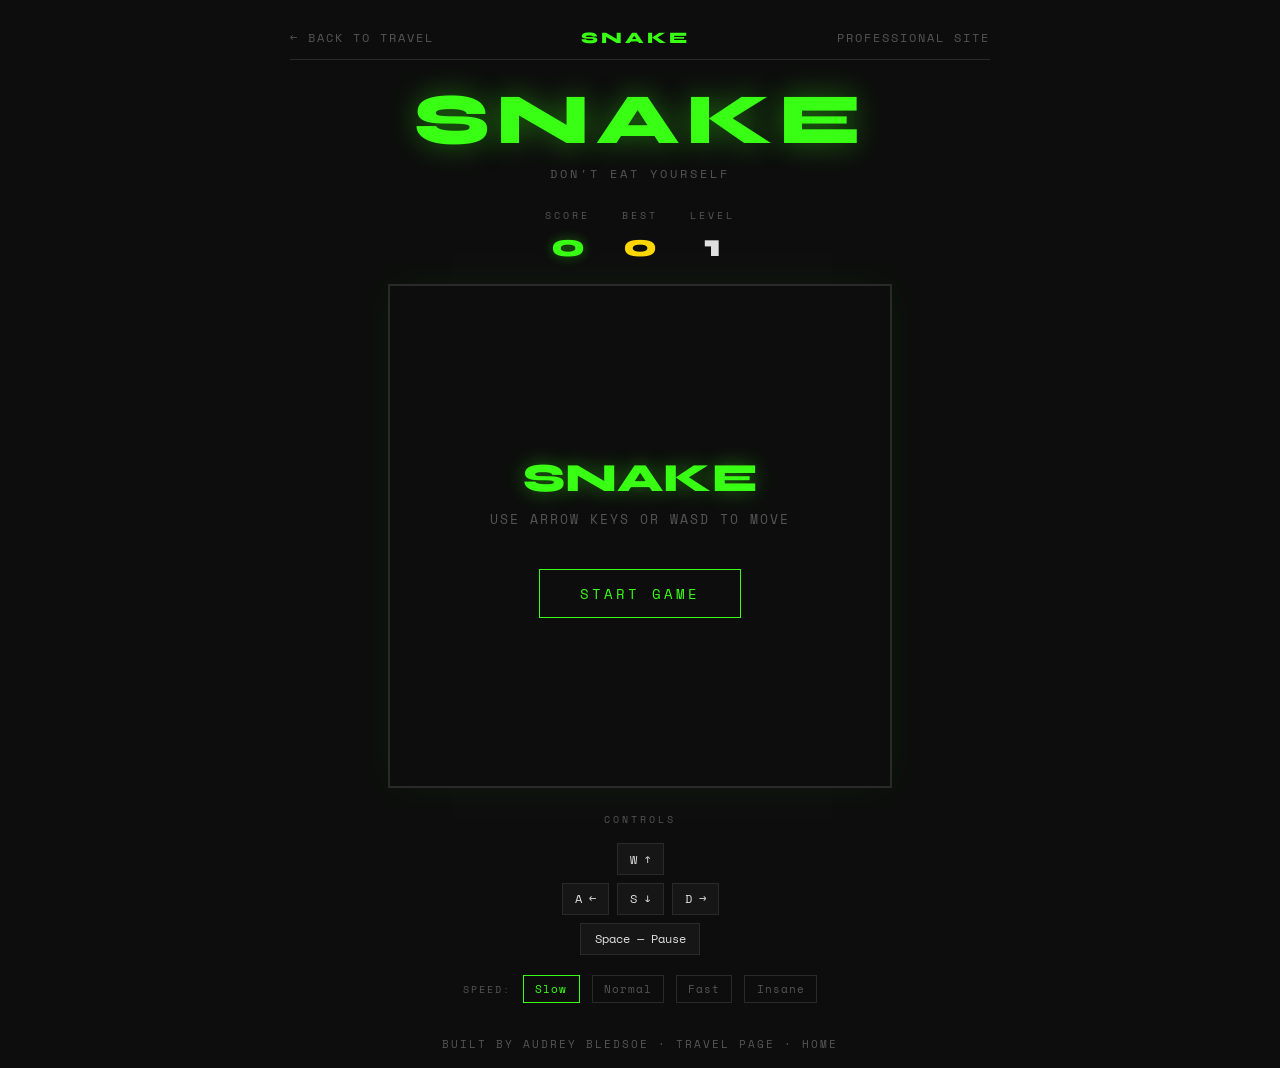
<file: snake.html>
<!DOCTYPE html>
<html lang="en">
<head>
  <meta charset="UTF-8">
  <meta name="viewport" content="width=device-width, initial-scale=1.0">
  <title>Snake — Audrey's Web App</title>
  <link href="https://fonts.googleapis.com/css2?family=Space+Mono:wght@400;700&family=Syne:wght@400;700;800&display=swap" rel="stylesheet">
  <style>
    :root {
      --bg: #0d0d0d;
      --surface: #161616;
      --border: #2a2a2a;
      --accent: #39ff14;
      --accent-dim: rgba(57, 255, 20, 0.15);
      --accent-glow: rgba(57, 255, 20, 0.4);
      --text: #e0e0e0;
      --muted: #555;
      --danger: #ff4444;
      --gold: #ffd700;
    }

    * { box-sizing: border-box; margin: 0; padding: 0; }

    body {
      background: var(--bg);
      color: var(--text);
      font-family: 'Space Mono', monospace;
      min-height: 100vh;
      display: flex;
      flex-direction: column;
      align-items: center;
      justify-content: flex-start;
      padding: 1rem;
    }

    /* TOP BAR */
    .top-bar {
      width: 100%;
      max-width: 700px;
      display: flex;
      justify-content: space-between;
      align-items: center;
      padding: 0.75rem 0;
      border-bottom: 1px solid var(--border);
      margin-bottom: 1.5rem;
    }
    .top-bar a {
      color: var(--muted);
      text-decoration: none;
      font-size: 0.72rem;
      letter-spacing: 2px;
      text-transform: uppercase;
      transition: color 0.2s;
    }
    .top-bar a:hover { color: var(--text); }
    .top-bar .brand {
      font-family: 'Syne', sans-serif;
      font-size: 1rem;
      font-weight: 800;
      color: var(--accent);
      letter-spacing: 3px;
      text-transform: uppercase;
    }

    /* HEADER */
    header {
      text-align: center;
      margin-bottom: 1.5rem;
    }
    header h1 {
      font-family: 'Syne', sans-serif;
      font-size: clamp(2.5rem, 8vw, 4.5rem);
      font-weight: 800;
      color: var(--accent);
      text-shadow: 0 0 30px var(--accent-glow);
      letter-spacing: 6px;
      line-height: 1;
    }
    header p {
      font-size: 0.78rem;
      color: var(--muted);
      letter-spacing: 3px;
      text-transform: uppercase;
      margin-top: 0.5rem;
    }

    /* SCOREBOARD */
    .scoreboard {
      display: flex;
      gap: 2rem;
      justify-content: center;
      margin-bottom: 1.25rem;
    }
    .score-box {
      text-align: center;
    }
    .score-label {
      font-size: 0.65rem;
      letter-spacing: 3px;
      text-transform: uppercase;
      color: var(--muted);
      margin-bottom: 0.2rem;
    }
    .score-value {
      font-family: 'Syne', sans-serif;
      font-size: 2rem;
      font-weight: 800;
      color: var(--text);
    }
    .score-value.gold { color: var(--gold); }
    .score-value.accent { color: var(--accent); text-shadow: 0 0 12px var(--accent-glow); }

    /* CANVAS WRAPPER */
    .canvas-wrap {
      position: relative;
      border: 1px solid var(--border);
      box-shadow: 0 0 0 1px var(--border), 0 0 40px rgba(57,255,20,0.06);
    }

    canvas {
      display: block;
      background: var(--surface);
    }

    /* OVERLAY */
    .overlay {
      position: absolute;
      inset: 0;
      background: rgba(13,13,13,0.92);
      display: flex;
      flex-direction: column;
      align-items: center;
      justify-content: center;
      text-align: center;
      padding: 2rem;
    }
    .overlay.hidden { display: none; }

    .overlay-title {
      font-family: 'Syne', sans-serif;
      font-size: 2.5rem;
      font-weight: 800;
      margin-bottom: 0.5rem;
    }
    .overlay-title.green { color: var(--accent); text-shadow: 0 0 20px var(--accent-glow); }
    .overlay-title.red { color: var(--danger); text-shadow: 0 0 20px rgba(255,68,68,0.4); }

    .overlay-sub {
      font-size: 0.8rem;
      color: var(--muted);
      letter-spacing: 2px;
      text-transform: uppercase;
      margin-bottom: 0.75rem;
    }
    .overlay-score {
      font-family: 'Syne', sans-serif;
      font-size: 1.5rem;
      color: var(--text);
      margin-bottom: 1.75rem;
    }
    .overlay-score span { color: var(--accent); }

    .play-btn {
      background: transparent;
      border: 1px solid var(--accent);
      color: var(--accent);
      font-family: 'Space Mono', monospace;
      font-size: 0.85rem;
      letter-spacing: 3px;
      text-transform: uppercase;
      padding: 0.85rem 2.5rem;
      cursor: pointer;
      transition: all 0.2s;
    }
    .play-btn:hover {
      background: var(--accent);
      color: #000;
      box-shadow: 0 0 20px var(--accent-glow);
    }

    /* CONTROLS */
    .controls {
      width: 100%;
      max-width: 500px;
      margin-top: 1.5rem;
    }
    .controls-title {
      font-size: 0.65rem;
      letter-spacing: 3px;
      text-transform: uppercase;
      color: var(--muted);
      text-align: center;
      margin-bottom: 1rem;
    }
    .key-row {
      display: flex;
      justify-content: center;
      gap: 0.5rem;
      margin-bottom: 0.5rem;
    }
    .key {
      background: var(--surface);
      border: 1px solid var(--border);
      color: var(--text);
      font-family: 'Space Mono', monospace;
      font-size: 0.75rem;
      padding: 0.4rem 0.75rem;
      min-width: 44px;
      text-align: center;
    }
    .key.wide { min-width: 120px; }

    /* SPEED SELECTOR */
    .speed-row {
      display: flex;
      justify-content: center;
      gap: 0.75rem;
      margin-top: 1.25rem;
      align-items: center;
    }
    .speed-label {
      font-size: 0.65rem;
      letter-spacing: 2px;
      text-transform: uppercase;
      color: var(--muted);
    }
    .speed-btn {
      background: transparent;
      border: 1px solid var(--border);
      color: var(--muted);
      font-family: 'Space Mono', monospace;
      font-size: 0.7rem;
      padding: 0.3rem 0.7rem;
      cursor: pointer;
      transition: all 0.15s;
      letter-spacing: 1px;
    }
    .speed-btn:hover, .speed-btn.active {
      border-color: var(--accent);
      color: var(--accent);
    }

    /* MOBILE DPAD */
    .dpad {
      display: none;
      flex-direction: column;
      align-items: center;
      gap: 4px;
      margin-top: 1.25rem;
    }
    .dpad-row { display: flex; gap: 4px; }
    .dpad-btn {
      width: 56px;
      height: 56px;
      background: var(--surface);
      border: 1px solid var(--border);
      color: var(--text);
      font-size: 1.4rem;
      cursor: pointer;
      display: flex;
      align-items: center;
      justify-content: center;
      transition: all 0.1s;
      -webkit-tap-highlight-color: transparent;
    }
    .dpad-btn:active {
      background: var(--accent-dim);
      border-color: var(--accent);
      color: var(--accent);
    }
    .dpad-btn.center { background: transparent; border-color: transparent; cursor: default; }

    @media (max-width: 540px) {
      .dpad { display: flex; }
    }

    /* PARTICLES */
    .particle {
      position: absolute;
      pointer-events: none;
      border-radius: 50%;
      animation: pop 0.5s ease-out forwards;
    }
    @keyframes pop {
      0% { opacity: 1; transform: scale(1); }
      100% { opacity: 0; transform: scale(3) translateY(-20px); }
    }

    footer {
      margin-top: 2rem;
      font-size: 0.7rem;
      color: var(--muted);
      letter-spacing: 2px;
      text-transform: uppercase;
      text-align: center;
    }
    footer a { color: var(--muted); text-decoration: none; }
    footer a:hover { color: var(--text); }
  </style>
</head>
<body>

<div class="top-bar">
  <a href="travel.html">← Back to Travel</a>
  <span class="brand">Snake</span>
  <a href="index.html">Professional Site</a>
</div>

<header>
  <h1>SNAKE</h1>
  <p>Don't eat yourself</p>
</header>

<div class="scoreboard">
  <div class="score-box">
    <div class="score-label">Score</div>
    <div class="score-value accent" id="score">0</div>
  </div>
  <div class="score-box">
    <div class="score-label">Best</div>
    <div class="score-value gold" id="best">0</div>
  </div>
  <div class="score-box">
    <div class="score-label">Level</div>
    <div class="score-value" id="level">1</div>
  </div>
</div>

<div class="canvas-wrap">
  <canvas id="gameCanvas" width="500" height="500"></canvas>

  <div class="overlay" id="overlay">
    <div class="overlay-title green" id="overlay-title">SNAKE</div>
    <div class="overlay-sub" id="overlay-sub">Use arrow keys or WASD to move</div>
    <div class="overlay-score" id="overlay-score"></div>
    <button class="play-btn" id="start-btn" onclick="startGame()">Start Game</button>
  </div>
</div>

<div class="controls">
  <div class="controls-title">Controls</div>
  <div class="key-row">
    <div class="key">W ↑</div>
  </div>
  <div class="key-row">
    <div class="key">A ←</div>
    <div class="key">S ↓</div>
    <div class="key">D →</div>
  </div>
  <div class="key-row" style="margin-top:0.4rem;">
    <div class="key wide">Space — Pause</div>
  </div>

  <div class="speed-row">
    <span class="speed-label">Speed:</span>
    <button class="speed-btn active" onclick="setSpeed(150, this)">Slow</button>
    <button class="speed-btn" onclick="setSpeed(100, this)">Normal</button>
    <button class="speed-btn" onclick="setSpeed(65, this)">Fast</button>
    <button class="speed-btn" onclick="setSpeed(35, this)">Insane</button>
  </div>

  <div class="dpad">
    <div class="dpad-row">
      <div class="dpad-btn center"></div>
      <div class="dpad-btn" ontouchstart="setDir(0,-1)">↑</div>
      <div class="dpad-btn center"></div>
    </div>
    <div class="dpad-row">
      <div class="dpad-btn" ontouchstart="setDir(-1,0)">←</div>
      <div class="dpad-btn center"></div>
      <div class="dpad-btn" ontouchstart="setDir(1,0)">→</div>
    </div>
    <div class="dpad-row">
      <div class="dpad-btn center"></div>
      <div class="dpad-btn" ontouchstart="setDir(0,1)">↓</div>
      <div class="dpad-btn center"></div>
    </div>
  </div>
</div>

<footer>
  <p>Built by Audrey Bledsoe · <a href="travel.html">Travel Page</a> · <a href="index.html">Home</a></p>
</footer>

<script>
  const canvas = document.getElementById('gameCanvas');
  const ctx = canvas.getContext('2d');
  const GRID = 20;
  const COLS = canvas.width / GRID;
  const ROWS = canvas.height / GRID;

  let snake, dir, nextDir, food, bonusFood, score, best, level, gameLoop, baseSpeed, paused, running;
  best = parseInt(localStorage.getItem('snakeBest') || '0');
  document.getElementById('best').textContent = best;

  let speed = 150;

  function setSpeed(ms, btn) {
    speed = ms;
    baseSpeed = ms;
    document.querySelectorAll('.speed-btn').forEach(b => b.classList.remove('active'));
    btn.classList.add('active');
  }

  function rnd(max) { return Math.floor(Math.random() * max); }

  function randomFood(exclude) {
    let pos;
    do {
      pos = { x: rnd(COLS), y: rnd(ROWS) };
    } while (exclude.some(s => s.x === pos.x && s.y === pos.y));
    return pos;
  }

  function startGame() {
    snake = [
      { x: 10, y: 10 },
      { x: 9, y: 10 },
      { x: 8, y: 10 }
    ];
    dir = { x: 1, y: 0 };
    nextDir = { x: 1, y: 0 };
    score = 0;
    level = 1;
    bonusFood = null;
    baseSpeed = speed;
    paused = false;
    running = true;

    document.getElementById('overlay').classList.add('hidden');
    document.getElementById('score').textContent = 0;
    document.getElementById('level').textContent = 1;

    food = randomFood(snake);

    if (gameLoop) clearInterval(gameLoop);
    gameLoop = setInterval(tick, speed);
  }

  function setDir(dx, dy) {
    if (!running) return;
    if (dx === 1 && dir.x === -1) return;
    if (dx === -1 && dir.x === 1) return;
    if (dy === 1 && dir.y === -1) return;
    if (dy === -1 && dir.y === 1) return;
    nextDir = { x: dx, y: dy };
  }

  function tick() {
    if (paused) return;
    dir = { ...nextDir };

    const head = { x: snake[0].x + dir.x, y: snake[0].y + dir.y };

    // Wall collision
    if (head.x < 0 || head.x >= COLS || head.y < 0 || head.y >= ROWS) { endGame(); return; }
    // Self collision
    if (snake.some(s => s.x === head.x && s.y === head.y)) { endGame(); return; }

    snake.unshift(head);

    let ate = false;
    if (head.x === food.x && head.y === food.y) {
      score += 10;
      ate = true;
      spawnParticles(food.x * GRID + GRID / 2, food.y * GRID + GRID / 2, '#39ff14');
      food = randomFood(snake);

      // Level up every 50 pts
      const newLevel = Math.floor(score / 50) + 1;
      if (newLevel > level) {
        level = newLevel;
        document.getElementById('level').textContent = level;
        clearInterval(gameLoop);
        const newSpeed = Math.max(40, baseSpeed - (level - 1) * 10);
        gameLoop = setInterval(tick, newSpeed);
      }

      // Bonus food every 3 apples
      if (score % 30 === 0) {
        bonusFood = randomFood(snake);
        bonusFood.timer = 80;
      }
    }

    if (bonusFood) {
      if (head.x === bonusFood.x && head.y === bonusFood.y) {
        score += 25;
        spawnParticles(bonusFood.x * GRID + GRID / 2, bonusFood.y * GRID + GRID / 2, '#ffd700');
        bonusFood = null;
        ate = true;
      } else {
        bonusFood.timer--;
        if (bonusFood.timer <= 0) bonusFood = null;
      }
    }

    if (!ate) snake.pop();

    document.getElementById('score').textContent = score;
    draw();
  }

  function draw() {
    // Background
    ctx.fillStyle = '#161616';
    ctx.fillRect(0, 0, canvas.width, canvas.height);

    // Grid dots
    ctx.fillStyle = '#1e1e1e';
    for (let x = 0; x < COLS; x++) {
      for (let y = 0; y < ROWS; y++) {
        ctx.fillRect(x * GRID + GRID / 2 - 1, y * GRID + GRID / 2 - 1, 2, 2);
      }
    }

    // Food
    drawFood(food.x, food.y, '#39ff14', '#00cc00');

    // Bonus food
    if (bonusFood) {
      const flash = bonusFood.timer > 20 || Math.floor(bonusFood.timer / 4) % 2 === 0;
      if (flash) drawFood(bonusFood.x, bonusFood.y, '#ffd700', '#ff8c00');
    }

    // Snake
    snake.forEach((seg, i) => {
      const isHead = i === 0;
      const t = i / snake.length;
      const g = Math.floor(255 - t * 140);
      ctx.fillStyle = isHead ? '#39ff14' : `rgb(0, ${g}, 0)`;
      const pad = isHead ? 1 : 2;
      ctx.fillRect(seg.x * GRID + pad, seg.y * GRID + pad, GRID - pad * 2, GRID - pad * 2);

      if (isHead) {
        ctx.fillStyle = '#000';
        const eyeOff = dir.x !== 0 ? { ex: dir.x * 5, ey: -3, ex2: dir.x * 5, ey2: 3 }
                                    : { ex: -3, ey: dir.y * 5, ex2: 3, ey2: dir.y * 5 };
        ctx.fillRect(seg.x * GRID + GRID / 2 + eyeOff.ex - 2, seg.y * GRID + GRID / 2 + eyeOff.ey - 2, 3, 3);
        ctx.fillRect(seg.x * GRID + GRID / 2 + eyeOff.ex2 - 2, seg.y * GRID + GRID / 2 + eyeOff.ey2 - 2, 3, 3);
      }
    });
  }

  function drawFood(x, y, color, glow) {
    const cx = x * GRID + GRID / 2;
    const cy = y * GRID + GRID / 2;
    ctx.shadowColor = glow;
    ctx.shadowBlur = 12;
    ctx.fillStyle = color;
    ctx.beginPath();
    ctx.arc(cx, cy, GRID / 2 - 3, 0, Math.PI * 2);
    ctx.fill();
    ctx.shadowBlur = 0;
  }

  function spawnParticles(x, y, color) {
    const wrap = document.querySelector('.canvas-wrap');
    for (let i = 0; i < 6; i++) {
      const p = document.createElement('div');
      p.className = 'particle';
      p.style.cssText = `left:${x}px;top:${y}px;width:6px;height:6px;background:${color};transform:translate(${(Math.random()-0.5)*30}px,${(Math.random()-0.5)*30}px)`;
      wrap.appendChild(p);
      setTimeout(() => p.remove(), 500);
    }
  }

  function endGame() {
    clearInterval(gameLoop);
    running = false;

    if (score > best) {
      best = score;
      localStorage.setItem('snakeBest', best);
      document.getElementById('best').textContent = best;
    }

    const overlay = document.getElementById('overlay');
    const title = document.getElementById('overlay-title');
    const sub = document.getElementById('overlay-sub');
    const scoreEl = document.getElementById('overlay-score');
    const btn = document.getElementById('start-btn');

    overlay.classList.remove('hidden');
    title.className = 'overlay-title red';
    title.textContent = 'GAME OVER';
    sub.textContent = score > best - 1 && score >= 10 ? '🏆 New High Score!' : 'Try again?';
    scoreEl.innerHTML = `Score: <span>${score}</span> · Best: <span>${best}</span>`;
    btn.textContent = 'Play Again';
  }

  // Keyboard
  document.addEventListener('keydown', e => {
    if (e.key === ' ') { e.preventDefault(); paused = !paused; return; }
    const map = {
      ArrowUp: [0,-1], ArrowDown: [0,1], ArrowLeft: [-1,0], ArrowRight: [1,0],
      w: [0,-1], s: [0,1], a: [-1,0], d: [1,0],
      W: [0,-1], S: [0,1], A: [-1,0], D: [1,0]
    };
    if (map[e.key]) {
      e.preventDefault();
      setDir(...map[e.key]);
    }
  });

  // Draw initial state
  ctx.fillStyle = '#161616';
  ctx.fillRect(0, 0, canvas.width, canvas.height);
</script>

</body>
</html>
</file>
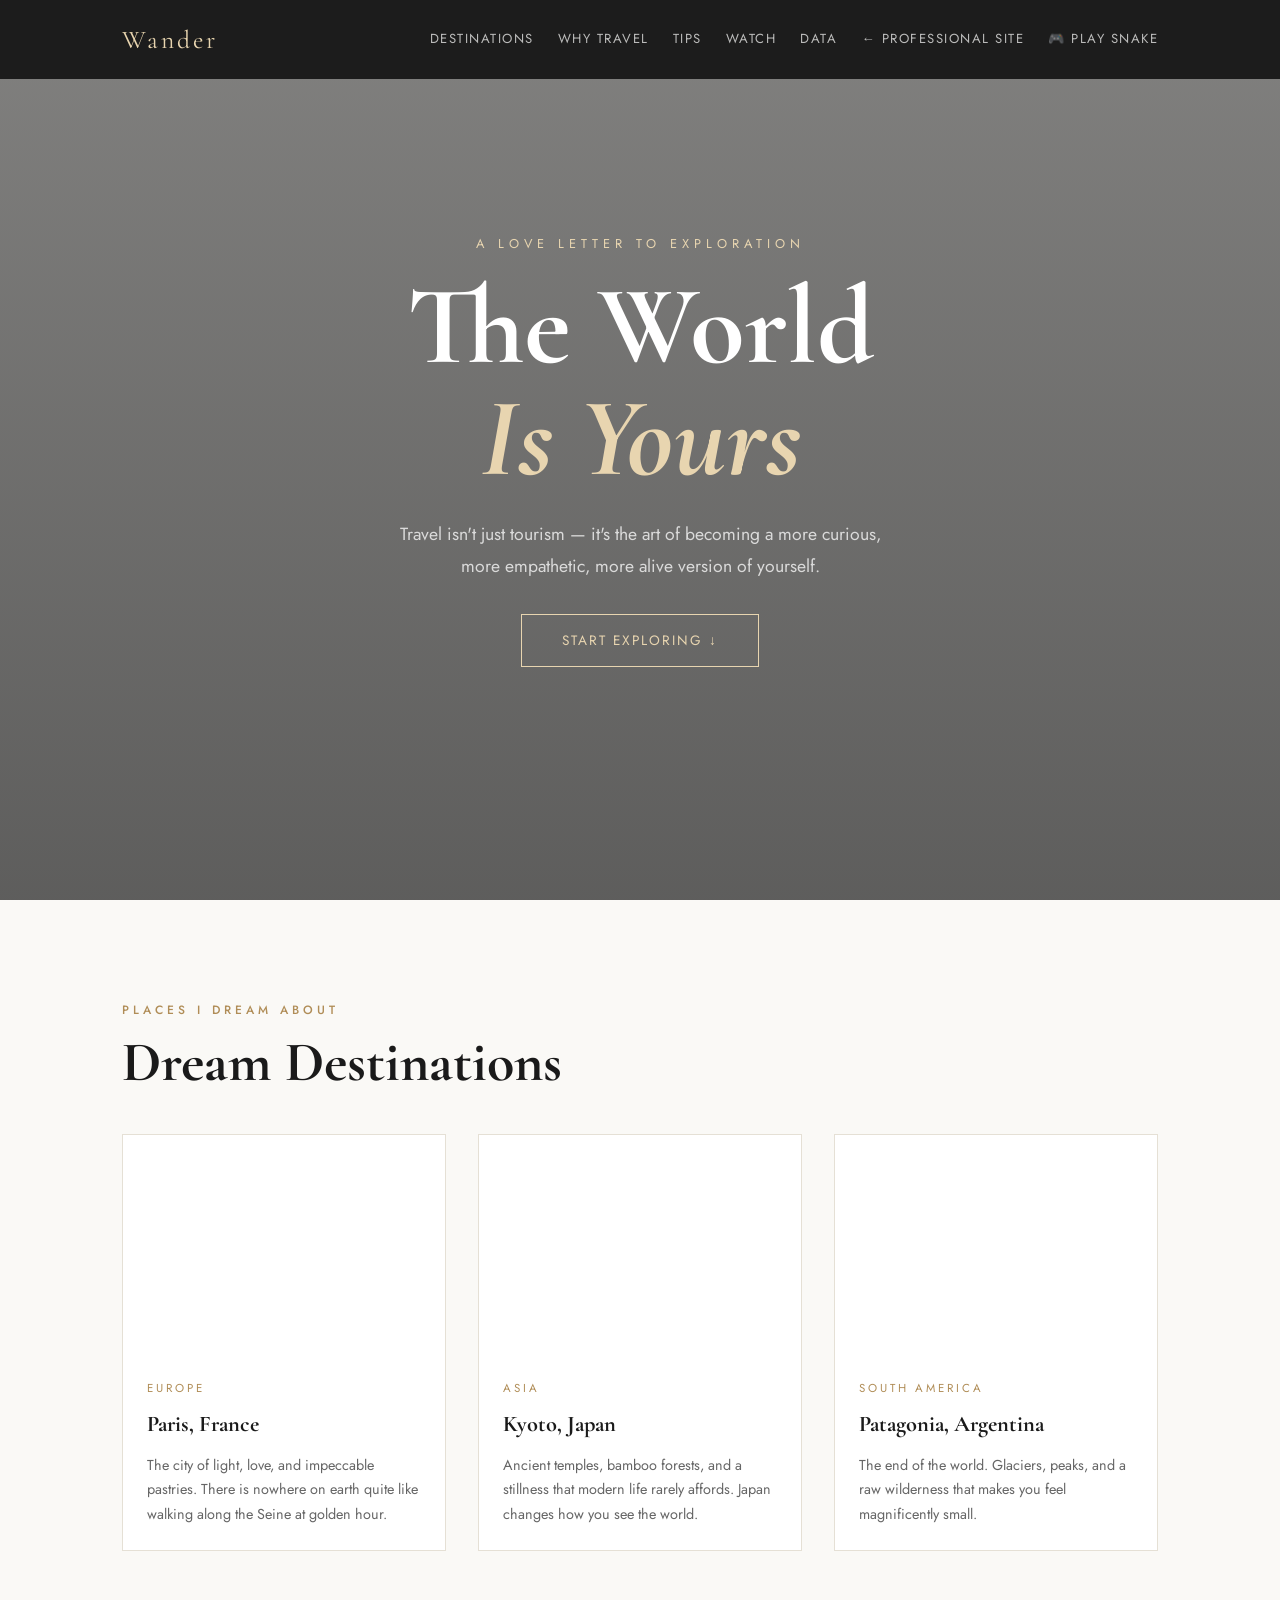
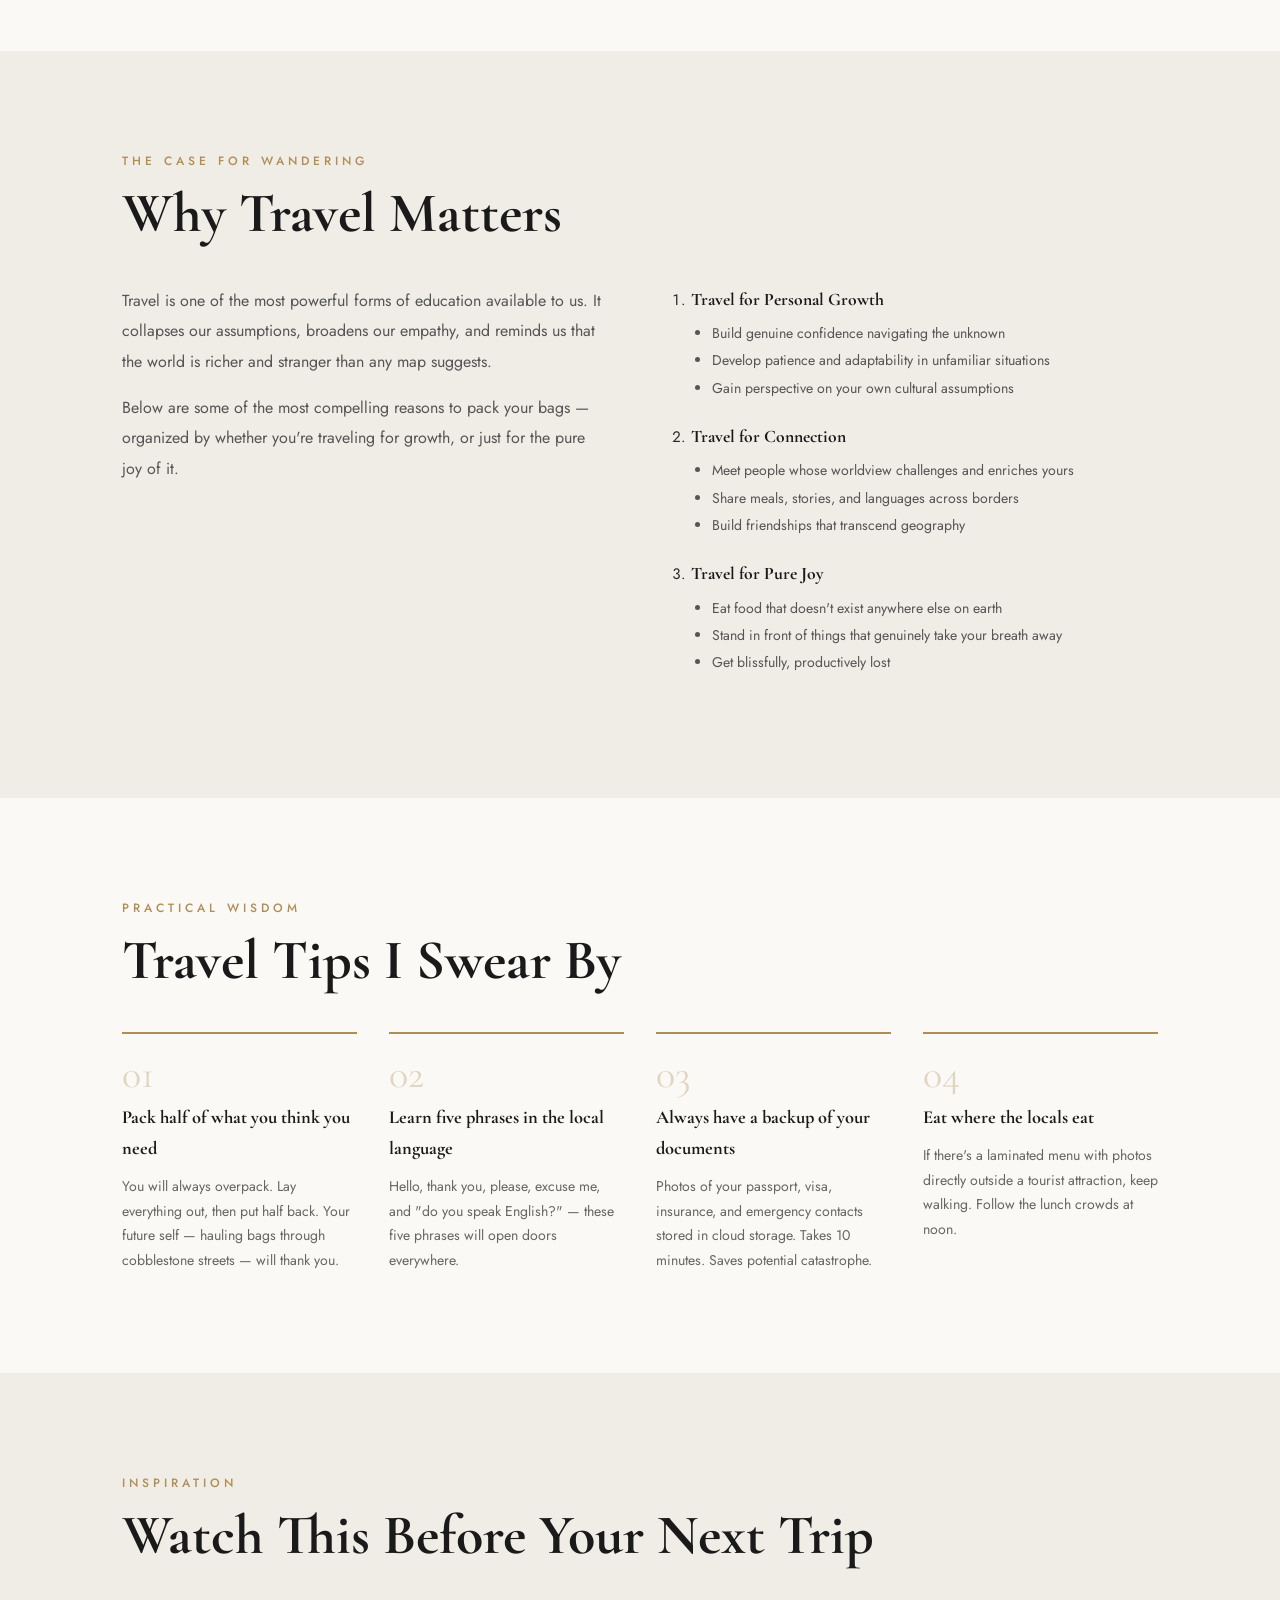
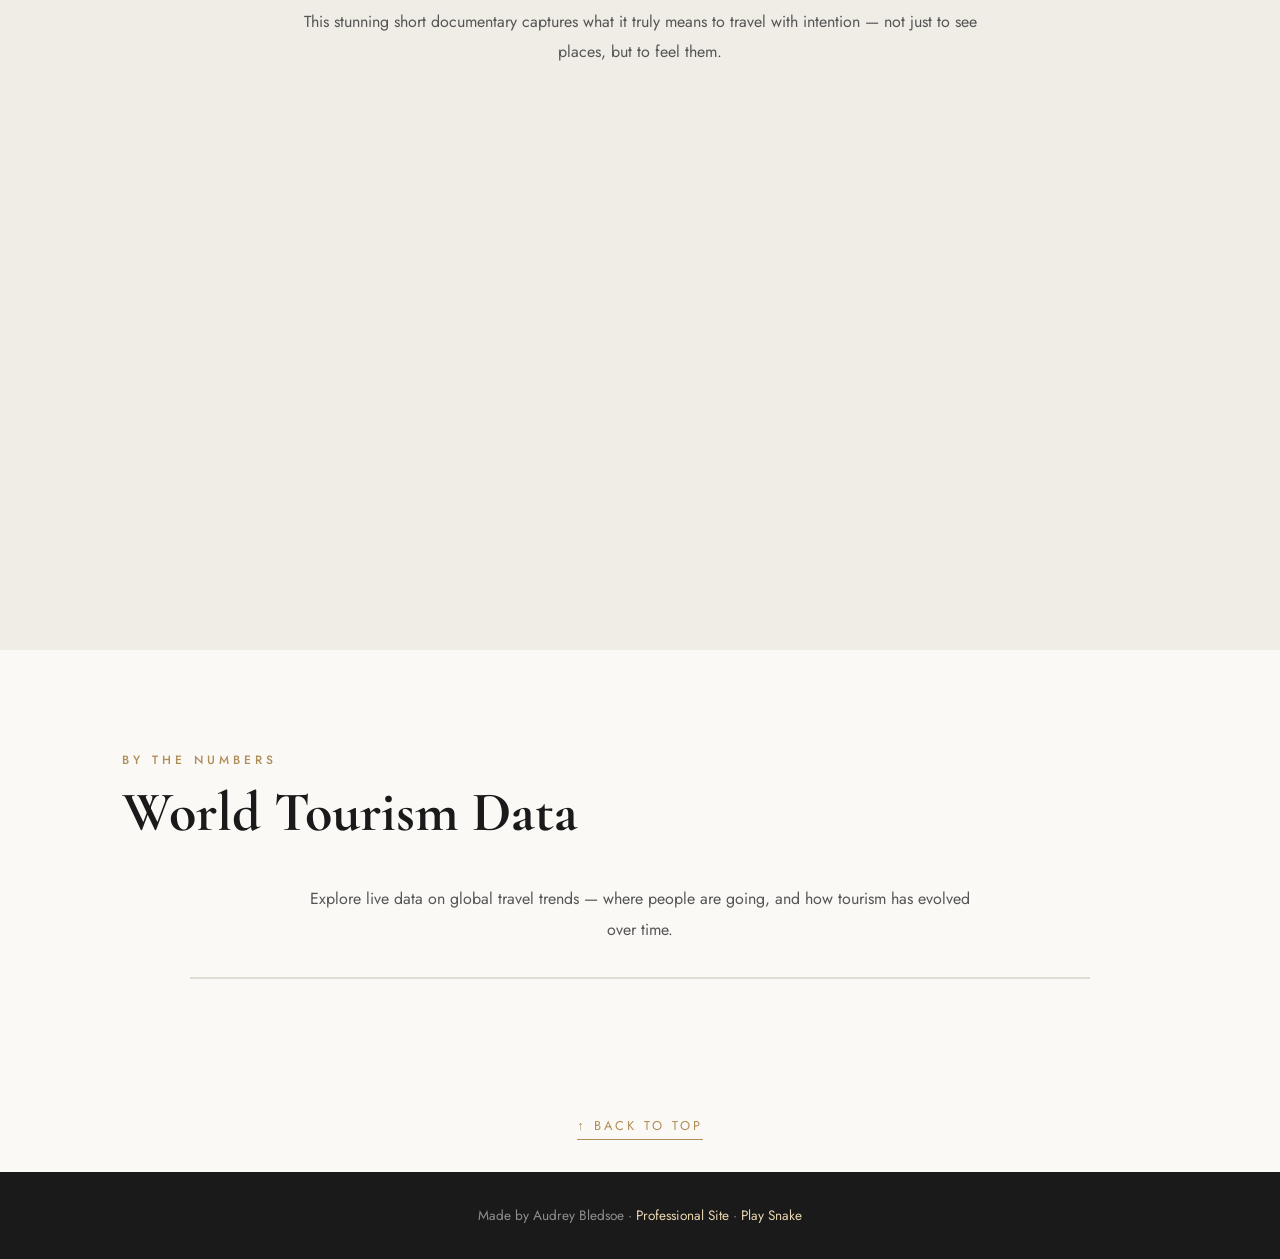
<file: travel.html>
<!DOCTYPE html>
<html lang="en">
<head>
  <meta charset="UTF-8">
  <meta name="viewport" content="width=device-width, initial-scale=1.0">
  <title>Wander — Audrey's Travel Page</title>
  <link rel="stylesheet" href="travel.css">
  <link href="https://fonts.googleapis.com/css2?family=Cormorant+Garamond:ital,wght@0,400;0,600;1,400&family=Jost:wght@300;400;500&display=swap" rel="stylesheet">
</head>
<body>

  <!-- NAV -->
  <nav class="site-nav">
    <div class="nav-inner">
      <a href="#top" class="nav-logo">Wander</a>
      <div class="nav-links">
        <a href="#destinations">Destinations</a>
        <a href="#why">Why Travel</a>
        <a href="#tips">Tips</a>
        <a href="#watch">Watch</a>
        <a href="#data">Data</a>
        <a href="index.html">← Professional Site</a>
        <a href="snake.html">🎮 Play Snake</a>
      </div>
    </div>
  </nav>

  <!-- HERO -->
  <header class="hero" id="top">
    <div class="hero-overlay"></div>
    <div class="hero-content">
      <p class="hero-sub">A love letter to exploration</p>
      <h1 class="hero-title">The World<br><em>Is Yours</em></h1>
      <p class="hero-desc">Travel isn't just tourism — it's the art of becoming a more curious, more empathetic, more alive version of yourself.</p>
      <a href="#destinations" class="cta-btn">Start Exploring ↓</a>
    </div>
  </header>

  <!-- DESTINATIONS -->
  <section class="section" id="destinations">
    <div class="container">
      <div class="section-label">Places I Dream About</div>
      <h2 class="section-title">Dream Destinations</h2>

      <div class="card-grid">

        <div class="dest-card">
          <div class="card-img" style="background-image: url('https://images.unsplash.com/photo-1499856871958-5b9627545d1a?w=600&q=80');"></div>
          <div class="card-body">
            <span class="card-region">Europe</span>
            <h3>Paris, France</h3>
            <p>The city of light, love, and impeccable pastries. There is nowhere on earth quite like walking along the Seine at golden hour.</p>
          </div>
        </div>

        <div class="dest-card">
          <div class="card-img" style="background-image: url('https://images.unsplash.com/photo-1528360983277-13d401cdc186?w=600&q=80');"></div>
          <div class="card-body">
            <span class="card-region">Asia</span>
            <h3>Kyoto, Japan</h3>
            <p>Ancient temples, bamboo forests, and a stillness that modern life rarely affords. Japan changes how you see the world.</p>
          </div>
        </div>

        <div class="dest-card">
          <div class="card-img" style="background-image: url('https://images.unsplash.com/photo-1612294037637-ec328d0e075e?w=600&q=80');"></div>
          <div class="card-body">
            <span class="card-region">South America</span>
            <h3>Patagonia, Argentina</h3>
            <p>The end of the world. Glaciers, peaks, and a raw wilderness that makes you feel magnificently small.</p>
          </div>
        </div>

      </div>
    </div>
  </section>

  <!-- WHY TRAVEL — with nested list (requirement) -->
  <section class="section alt-bg" id="why">
    <div class="container">
      <div class="section-label">The Case for Wandering</div>
      <h2 class="section-title">Why Travel Matters</h2>

      <div class="two-col">
        <div>
          <p class="body-text">Travel is one of the most powerful forms of education available to us. It collapses our assumptions, broadens our empathy, and reminds us that the world is richer and stranger than any map suggests.</p>
          <p class="body-text">Below are some of the most compelling reasons to pack your bags — organized by whether you're traveling for growth, or just for the pure joy of it.</p>
        </div>
        <div>
          <!-- ORDERED LIST with UNORDERED lists nested inside — required element -->
          <ol class="main-list">
            <li>
              <strong>Travel for Personal Growth</strong>
              <ul class="sub-list">
                <li>Build genuine confidence navigating the unknown</li>
                <li>Develop patience and adaptability in unfamiliar situations</li>
                <li>Gain perspective on your own cultural assumptions</li>
              </ul>
            </li>
            <li>
              <strong>Travel for Connection</strong>
              <ul class="sub-list">
                <li>Meet people whose worldview challenges and enriches yours</li>
                <li>Share meals, stories, and languages across borders</li>
                <li>Build friendships that transcend geography</li>
              </ul>
            </li>
            <li>
              <strong>Travel for Pure Joy</strong>
              <ul class="sub-list">
                <li>Eat food that doesn't exist anywhere else on earth</li>
                <li>Stand in front of things that genuinely take your breath away</li>
                <li>Get blissfully, productively lost</li>
              </ul>
            </li>
          </ol>
        </div>
      </div>
    </div>
  </section>

  <!-- TIPS — anchor target -->
  <section class="section" id="tips">
    <div class="container">
      <div class="section-label">Practical Wisdom</div>
      <h2 class="section-title">Travel Tips I Swear By</h2>
      <div class="tips-grid">
        <div class="tip-card">
          <div class="tip-num">01</div>
          <h4>Pack half of what you think you need</h4>
          <p>You will always overpack. Lay everything out, then put half back. Your future self — hauling bags through cobblestone streets — will thank you.</p>
        </div>
        <div class="tip-card">
          <div class="tip-num">02</div>
          <h4>Learn five phrases in the local language</h4>
          <p>Hello, thank you, please, excuse me, and "do you speak English?" — these five phrases will open doors everywhere.</p>
        </div>
        <div class="tip-card">
          <div class="tip-num">03</div>
          <h4>Always have a backup of your documents</h4>
          <p>Photos of your passport, visa, insurance, and emergency contacts stored in cloud storage. Takes 10 minutes. Saves potential catastrophe.</p>
        </div>
        <div class="tip-card">
          <div class="tip-num">04</div>
          <h4>Eat where the locals eat</h4>
          <p>If there's a laminated menu with photos directly outside a tourist attraction, keep walking. Follow the lunch crowds at noon.</p>
        </div>
      </div>
    </div>
  </section>

  <!-- YOUTUBE VIDEO — required element -->
  <section class="section alt-bg" id="watch">
    <div class="container">
      <div class="section-label">Inspiration</div>
      <h2 class="section-title">Watch This Before Your Next Trip</h2>
      <p class="body-text center-text">This stunning short documentary captures what it truly means to travel with intention — not just to see places, but to feel them.</p>
      <div class="video-wrap">
        <iframe
          src="https://www.youtube.com/embed/6v2L2UGZJAM"
          title="Travel inspiration video"
          frameborder="0"
          allow="accelerometer; autoplay; clipboard-write; encrypted-media; gyroscope; picture-in-picture"
          allowfullscreen>
        </iframe>
      </div>
    </div>
  </section>

  <!-- TABLEAU — required element -->
  <section class="section" id="data">
    <div class="container">
      <div class="section-label">By the Numbers</div>
      <h2 class="section-title">World Tourism Data</h2>
      <p class="body-text center-text">Explore live data on global travel trends — where people are going, and how tourism has evolved over time.</p>
      <div class="tableau-wrap">
        <div class='tableauPlaceholder' id='viz1776916848071' style='position: relative; width: 100%; overflow: hidden;'>
          <noscript>
            <a href='#'>
              <img alt='Blossoming London' src='https://public.tableau.com/static/images/Bl/BlossomingLondon/BlossomingLondon/1_rss.png' style='border: none' />
            </a>
          </noscript>
          <object class='tableauViz' style='display:none;'>
            <param name='host_url' value='https%3A%2F%2Fpublic.tableau.com%2F' />
            <param name='embed_code_version' value='3' />
            <param name='site_root' value='' />
            <param name='name' value='BlossomingLondon/BlossomingLondon' />
            <param name='tabs' value='no' />
            <param name='toolbar' value='yes' />
            <param name='static_image' value='https://public.tableau.com/static/images/Bl/BlossomingLondon/BlossomingLondon/1.png' />
            <param name='animate_transition' value='yes' />
            <param name='display_static_image' value='yes' />
            <param name='display_spinner' value='yes' />
            <param name='display_overlay' value='yes' />
            <param name='display_count' value='yes' />
            <param name='language' value='en-US' />
          </object>
        </div>
        <script type='text/javascript'>
          var divElement = document.getElementById('viz1776916848071');
          var vizElement = divElement.getElementsByTagName('object')[0];
          vizElement.style.width='100%';
          vizElement.style.height='600px';
          var scriptElement = document.createElement('script');
          scriptElement.src = 'https://public.tableau.com/javascripts/api/viz_v1.js';
          vizElement.parentNode.insertBefore(scriptElement, vizElement);
        </script>
      </div>
    </div>
  </section>

  <!-- ANCHOR LINK demo — back to top -->
  <div class="back-to-top-wrap">
    <a href="#top" class="back-to-top">↑ Back to Top</a>
  </div>

  <!-- FOOTER -->
  <footer class="site-footer">
    <p>Made by Audrey Bledsoe · <a href="index.html">Professional Site</a> · <a href="snake.html">Play Snake</a></p>
  </footer>

</body>
</html>
</file>
<file: travel.css>
/* travel.css — Audrey Bledsoe's Travel Page Stylesheet */

/* ============ RESET & BASE ============ */
*, *::before, *::after {
  box-sizing: border-box;
  margin: 0;
  padding: 0;
}

body {
  font-family: 'Jost', sans-serif;
  background-color: #faf9f6;
  color: #2c2c2c;
  line-height: 1.7;
}

/* ============ NAV ============ */
.site-nav {
  position: fixed;
  top: 0;
  left: 0;
  right: 0;
  z-index: 100;
  background: rgba(20, 20, 20, 0.92);
  backdrop-filter: blur(8px);
}

.nav-inner {
  max-width: 1100px;
  margin: 0 auto;
  padding: 1.1rem 2rem;
  display: flex;
  justify-content: space-between;
  align-items: center;
  flex-wrap: wrap;
  gap: 0.75rem;
}

.nav-logo {
  font-family: 'Cormorant Garamond', serif;
  font-size: 1.6rem;
  color: #e8d5b0;
  text-decoration: none;
  letter-spacing: 3px;
}

.nav-links {
  display: flex;
  gap: 1.5rem;
  flex-wrap: wrap;
}

.nav-links a {
  color: rgba(255, 255, 255, 0.7);
  text-decoration: none;
  font-size: 0.82rem;
  letter-spacing: 1.5px;
  text-transform: uppercase;
  transition: color 0.2s;
}

.nav-links a:hover {
  color: #e8d5b0;
}

/* ============ HERO ============ */
.hero {
  min-height: 100vh;
  background-image: url('https://images.unsplash.com/photo-1476514525535-07fb3b4ae5f1?w=1600&q=80');
  background-size: cover;
  background-position: center;
  background-attachment: fixed;
  display: flex;
  align-items: center;
  justify-content: center;
  position: relative;
  text-align: center;
}

.hero-overlay {
  position: absolute;
  inset: 0;
  background: linear-gradient(to bottom, rgba(10,10,10,0.5) 0%, rgba(10,10,10,0.65) 100%);
}

.hero-content {
  position: relative;
  z-index: 1;
  padding: 2rem;
  max-width: 700px;
}

.hero-sub {
  font-size: 0.8rem;
  letter-spacing: 5px;
  text-transform: uppercase;
  color: #e8d5b0;
  margin-bottom: 1rem;
}

.hero-title {
  font-family: 'Cormorant Garamond', serif;
  font-size: clamp(4rem, 10vw, 7rem);
  color: #fff;
  line-height: 1;
  margin-bottom: 1.5rem;
}

.hero-title em {
  font-style: italic;
  color: #e8d5b0;
}

.hero-desc {
  font-size: 1.1rem;
  color: rgba(255, 255, 255, 0.75);
  max-width: 500px;
  margin: 0 auto 2rem;
  line-height: 1.8;
}

.cta-btn {
  display: inline-block;
  border: 1px solid #e8d5b0;
  color: #e8d5b0;
  padding: 0.85rem 2.5rem;
  text-decoration: none;
  font-size: 0.85rem;
  letter-spacing: 2px;
  text-transform: uppercase;
  transition: all 0.2s;
}

.cta-btn:hover {
  background: #e8d5b0;
  color: #111;
}

/* ============ SECTIONS ============ */
.section {
  padding: 100px 0;
}

.alt-bg {
  background-color: #f0ede6;
}

.container {
  max-width: 1100px;
  margin: 0 auto;
  padding: 0 2rem;
}

.section-label {
  font-size: 0.75rem;
  letter-spacing: 4px;
  text-transform: uppercase;
  color: #b08d57;
  font-weight: 500;
  margin-bottom: 0.6rem;
}

.section-title {
  font-family: 'Cormorant Garamond', serif;
  font-size: clamp(2.2rem, 5vw, 3.5rem);
  color: #1a1a1a;
  margin-bottom: 2.5rem;
  line-height: 1.15;
}

.body-text {
  font-size: 1rem;
  color: #555;
  line-height: 1.9;
  max-width: 680px;
  margin-bottom: 1rem;
}

.center-text {
  text-align: center;
  margin-left: auto;
  margin-right: auto;
}

/* ============ DESTINATION CARDS ============ */
.card-grid {
  display: grid;
  grid-template-columns: repeat(auto-fit, minmax(280px, 1fr));
  gap: 2rem;
}

.dest-card {
  background: #fff;
  border: 1px solid #e5e0d5;
  overflow: hidden;
  transition: transform 0.25s, box-shadow 0.25s;
}

.dest-card:hover {
  transform: translateY(-6px);
  box-shadow: 0 12px 40px rgba(0,0,0,0.1);
}

.card-img {
  height: 220px;
  background-size: cover;
  background-position: center;
}

.card-body {
  padding: 1.5rem;
}

.card-region {
  font-size: 0.72rem;
  letter-spacing: 3px;
  text-transform: uppercase;
  color: #b08d57;
  display: block;
  margin-bottom: 0.4rem;
}

.card-body h3 {
  font-family: 'Cormorant Garamond', serif;
  font-size: 1.4rem;
  color: #1a1a1a;
  margin-bottom: 0.6rem;
}

.card-body p {
  font-size: 0.9rem;
  color: #666;
  line-height: 1.7;
}

/* ============ TWO COLUMN ============ */
.two-col {
  display: grid;
  grid-template-columns: 1fr 1fr;
  gap: 4rem;
  align-items: start;
}

@media (max-width: 700px) {
  .two-col { grid-template-columns: 1fr; gap: 2rem; }
}

/* ============ NESTED LISTS ============ */
.main-list {
  padding-left: 1.2rem;
  color: #2c2c2c;
}

.main-list > li {
  margin-bottom: 1.5rem;
  font-size: 0.95rem;
  line-height: 1.6;
}

.main-list > li strong {
  font-family: 'Cormorant Garamond', serif;
  font-size: 1.1rem;
  color: #1a1a1a;
  display: block;
  margin-bottom: 0.5rem;
}

.sub-list {
  list-style: disc;
  padding-left: 1.3rem;
  margin-top: 0.4rem;
}

.sub-list li {
  font-size: 0.88rem;
  color: #555;
  margin-bottom: 0.3rem;
  line-height: 1.6;
}

/* ============ TIPS ============ */
.tips-grid {
  display: grid;
  grid-template-columns: repeat(auto-fit, minmax(220px, 1fr));
  gap: 2rem;
}

.tip-card {
  border-top: 2px solid #b08d57;
  padding-top: 1.25rem;
}

.tip-num {
  font-family: 'Cormorant Garamond', serif;
  font-size: 2.5rem;
  color: #e0d5c0;
  line-height: 1;
  margin-bottom: 0.5rem;
}

.tip-card h4 {
  font-family: 'Cormorant Garamond', serif;
  font-size: 1.15rem;
  color: #1a1a1a;
  margin-bottom: 0.6rem;
}

.tip-card p {
  font-size: 0.88rem;
  color: #666;
  line-height: 1.75;
}

/* ============ VIDEO ============ */
.video-wrap {
  position: relative;
  max-width: 800px;
  margin: 2rem auto 0;
  aspect-ratio: 16/9;
}

.video-wrap iframe {
  position: absolute;
  top: 0; left: 0;
  width: 100%;
  height: 100%;
  border: none;
}

/* ============ TABLEAU ============ */
.tableau-wrap {
  max-width: 900px;
  margin: 2rem auto 0;
  border: 1px solid #e0ddd5;
  background: #fff;
}

/* ============ BACK TO TOP ============ */
.back-to-top-wrap {
  text-align: center;
  padding: 2rem;
  background-color: #faf9f6;
}

.back-to-top {
  display: inline-block;
  font-size: 0.8rem;
  letter-spacing: 3px;
  text-transform: uppercase;
  color: #b08d57;
  text-decoration: none;
  border-bottom: 1px solid #b08d57;
  padding-bottom: 2px;
  transition: color 0.2s;
}

.back-to-top:hover {
  color: #8a6c3a;
}

/* ============ FOOTER ============ */
.site-footer {
  background-color: #1a1a1a;
  color: rgba(255, 255, 255, 0.5);
  text-align: center;
  padding: 2rem;
  font-size: 0.85rem;
}

.site-footer a {
  color: #e8d5b0;
  text-decoration: none;
}

.site-footer a:hover {
  text-decoration: underline;
}
</file>
